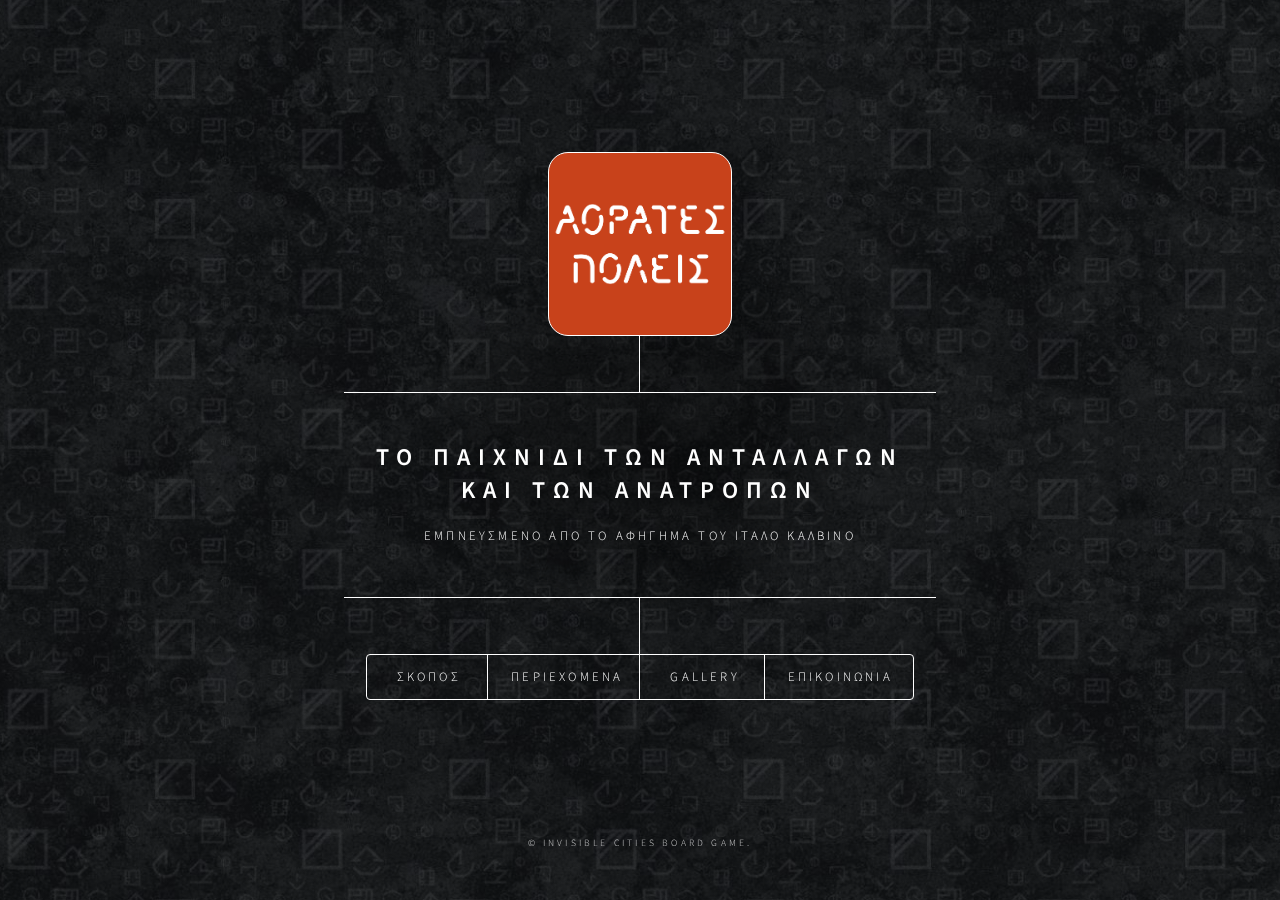
<file: index.html>
<!DOCTYPE HTML>
<!--
	Dimension by HTML5 UP
	html5up.net | @ajlkn
	Free for personal and commercial use under the CCA 3.0 license (html5up.net/license)
-->
<html>
	<head>
		<title>ΑΟΡΑΤΕΣ ΠΟΛΕΙΣ</title>
		<meta charset="utf-8" />
		<meta name="viewport" content="width=device-width, initial-scale=1, user-scalable=no" />
		<link rel="stylesheet" href="assets/css/main.css" />
		<noscript><link rel="stylesheet" href="assets/css/noscript.css" /></noscript>
	</head>
	<body class="is-preload">

		<!-- Wrapper -->
			<div id="wrapper">

				<!-- Header -->
					<header id="header">
						<div class="logo">
							<div class="icon"><img src="images/logo.png" alt="ΑΟΡΑΤΕΣ ΠΟΛΕΙΣ" /></div>
						</div>
						<div class="content">
							<div class="inner">
								<h2>ΤΟ ΠΑΙΧΝΙΔΙ ΤΩΝ ΑΝΤΑΛΛΑΓΩΝ <br>ΚΑΙ ΤΩΝ ΑΝΑΤΡΟΠΩΝ</h2>
								<p>ΕΜΠΝΕΥΣΜΕΝΟ 
									ΑΠΟ ΤΟ ΑΦΗΓΗΜΑ 
									ΤΟΥ ΙΤΑΛΟ ΚΑΛΒΙΝΟ</p>
							</div>
						</div>
						<nav>
							<ul>
								<li><a href="#intro">σκοπος</a></li>
								<li><a href="#work">περιεχομενα</a></li>
								<li><a href="./gallery.html">gallery</a></li>
								<li><a href="#contact">επικοινωνια</a></li>
								<!--<li><a href="#elements">Elements</a></li>-->
							</ul>
						</nav>
					</header>

				<!-- Main -->
					<div id="main">

						<!-- Intro -->
							<article id="intro">
								<h2 class="major">σκοπος του παιχνιδιου</h2>
								<span class="image main"><img src="images/pic01.png" alt="" /></span>
								<p>ΓΥΡΙΣΕ ΤΟ ΖΑΡΙ, ΠΡΟΣΕΧΕ ΝΑ ΜΗ ΜΠΛΕΞΕΙΣ, <br> 
									ΑΓΟΡΑΣΕ ΙΔΙΟΚΤΗΣΙΕΣ, ΑΛΛΑ ΜΗΝ ΕΠΑΝΑΠΑΥΕΣΑΙ... <br>
									ΓΙΑΤΙ ΟΛΑ ΜΠΟΡΕΙ ΝΑ ΑΛΛΑΞΟΥΝ ΣΤΗ ΣΤΙΓΜΗ!</p>
								<p>Στο παιχνίδι αυτό, πρέπει να μαζέψεις όσα περισσότερα χρήματα και ιδιοκτησίες μπορείς ή να καταφέρεις να φύγεις από τις ΑΟΡΑΤΕΣ ΠΟΛΕΙΣ!<br><br>
								Όλα αυτά μπορούν να συμβούν με αγοραπωλησίες, ανταλλαγές αλλά και από το τράβηγμα μιας απλής κάρτας.<br><br>
								Το ζάρι μπορεί να γυρίσει το παιχνίδι φέρνοντας τα πάνω κάτω.<br><br>
								Ποιος θα είναι αυτός που θα τα καταφέρει;</p>
							</article>

						<!-- Work -->
							<article id="work">
								<h2 class="major">ΤΙ ΥΠΑΡΧΕΙ ΣΤΟ ΠΑΙΧΝΙΔΙ</h2>
								<span class="image main"><img src="images/pic02.png" alt="" /></span>
								<p>Στο παιχνίδι μέσα θα βρείτε:<br><br>
									ΤΑΜΠΛΟ ΠΑΙΧΝΙΔΙΟΥ<br>
									ΔΕΙΚΤΗ/ΖΑΡΙ<br>
									19 ΚΑΡΤΕΣ ΕΝΤΟΛΩΝ<br>
									20 ΚΑΡΤΕΣ ΑΠΟΦΑΣΕΩΝ<br>
									12 ΚΑΡΤΕΣ ΙΔΙΟΚΤΗΣΙΩΝ<br>
									8 ΠΙΟΝΙΑ<br>
									ΝΟΜΙΣΜΑΤΑ ICU<br>
									ΟΔΗΓΙΕΣ ΠΑΙΧΝΙΔΙΟΥ<br>
									</p>
							</article>

						<!-- About -->
							<article id="about">
								<h2 class="major">About</h2>
								<span class="image main"><img src="images/pic03.jpg" alt="" /></span>
								<p>Lorem ipsum dolor sit amet, consectetur et adipiscing elit. Praesent eleifend dignissim arcu, at eleifend sapien imperdiet ac. Aliquam erat volutpat. Praesent urna nisi, fringila lorem et vehicula lacinia quam. Integer sollicitudin mauris nec lorem luctus ultrices. Aliquam libero et malesuada fames ac ante ipsum primis in faucibus. Cras viverra ligula sit amet ex mollis mattis lorem ipsum dolor sit amet.</p>
							</article>

						<!-- Contact -->
							<article id="contact">
								<h2 class="major">Επικοινωνηστε με εμας</h2>
								<form method="post" action="#">
									<div class="fields">
										<div class="field half">
											<label for="name">ονομα</label>
											<input type="text" name="name" id="name" />
										</div>
										<div class="field half">
											<label for="email">Email</label>
											<input type="text" name="email" id="email" />
										</div>
										<div class="field">
											<label for="message">μηνυμα</label>
											<textarea name="message" id="message" rows="4"></textarea>
										</div>
									</div>
									<ul class="actions">
										<li><input type="submit" value="αποστολη μηνυματος" class="primary" /></li>
										<li><input type="reset" value="καθαρισμος" /></li>
									</ul>
								</form>
								<ul class="icons">
									<li><a href="#" class="icon brands fa-twitter"><span class="label">Twitter</span></a></li>
									<li><a href="#" class="icon brands fa-facebook-f"><span class="label">Facebook</span></a></li>
									<li><a href="#" class="icon brands fa-instagram"><span class="label">Instagram</span></a></li>
									<!-- <li><a href="#" class="icon brands fa-github"><span class="label">GitHub</span></a></li> -->
								</ul>
							</article>

						<!-- Elements -->
							<article id="elements">
								<h2 class="major">Elements</h2>

								<section>
									<h3 class="major">Text</h3>
									<p>This is <b>bold</b> and this is <strong>strong</strong>. This is <i>italic</i> and this is <em>emphasized</em>.
									This is <sup>superscript</sup> text and this is <sub>subscript</sub> text.
									This is <u>underlined</u> and this is code: <code>for (;;) { ... }</code>. Finally, <a href="#">this is a link</a>.</p>
									<hr />
									<h2>Heading Level 2</h2>
									<h3>Heading Level 3</h3>
									<h4>Heading Level 4</h4>
									<h5>Heading Level 5</h5>
									<h6>Heading Level 6</h6>
									<hr />
									<h4>Blockquote</h4>
									<blockquote>Fringilla nisl. Donec accumsan interdum nisi, quis tincidunt felis sagittis eget tempus euismod. Vestibulum ante ipsum primis in faucibus vestibulum. Blandit adipiscing eu felis iaculis volutpat ac adipiscing accumsan faucibus. Vestibulum ante ipsum primis in faucibus lorem ipsum dolor sit amet nullam adipiscing eu felis.</blockquote>
									<h4>Preformatted</h4>
									<pre><code>i = 0;

while (!deck.isInOrder()) {
    print 'Iteration ' + i;
    deck.shuffle();
    i++;
}

print 'It took ' + i + ' iterations to sort the deck.';</code></pre>
								</section>

								<section>
									<h3 class="major">Lists</h3>

									<h4>Unordered</h4>
									<ul>
										<li>Dolor pulvinar etiam.</li>
										<li>Sagittis adipiscing.</li>
										<li>Felis enim feugiat.</li>
									</ul>

									<h4>Alternate</h4>
									<ul class="alt">
										<li>Dolor pulvinar etiam.</li>
										<li>Sagittis adipiscing.</li>
										<li>Felis enim feugiat.</li>
									</ul>

									<h4>Ordered</h4>
									<ol>
										<li>Dolor pulvinar etiam.</li>
										<li>Etiam vel felis viverra.</li>
										<li>Felis enim feugiat.</li>
										<li>Dolor pulvinar etiam.</li>
										<li>Etiam vel felis lorem.</li>
										<li>Felis enim et feugiat.</li>
									</ol>
									<h4>Icons</h4>
									<ul class="icons">
										<li><a href="#" class="icon brands fa-twitter"><span class="label">Twitter</span></a></li>
										<li><a href="#" class="icon brands fa-facebook-f"><span class="label">Facebook</span></a></li>
										<li><a href="#" class="icon brands fa-instagram"><span class="label">Instagram</span></a></li>
										<li><a href="#" class="icon brands fa-github"><span class="label">Github</span></a></li>
									</ul>

									<h4>Actions</h4>
									<ul class="actions">
										<li><a href="#" class="button primary">Default</a></li>
										<li><a href="#" class="button">Default</a></li>
									</ul>
									<ul class="actions stacked">
										<li><a href="#" class="button primary">Default</a></li>
										<li><a href="#" class="button">Default</a></li>
									</ul>
								</section>

								<section>
									<h3 class="major">Table</h3>
									<h4>Default</h4>
									<div class="table-wrapper">
										<table>
											<thead>
												<tr>
													<th>Name</th>
													<th>Description</th>
													<th>Price</th>
												</tr>
											</thead>
											<tbody>
												<tr>
													<td>Item One</td>
													<td>Ante turpis integer aliquet porttitor.</td>
													<td>29.99</td>
												</tr>
												<tr>
													<td>Item Two</td>
													<td>Vis ac commodo adipiscing arcu aliquet.</td>
													<td>19.99</td>
												</tr>
												<tr>
													<td>Item Three</td>
													<td> Morbi faucibus arcu accumsan lorem.</td>
													<td>29.99</td>
												</tr>
												<tr>
													<td>Item Four</td>
													<td>Vitae integer tempus condimentum.</td>
													<td>19.99</td>
												</tr>
												<tr>
													<td>Item Five</td>
													<td>Ante turpis integer aliquet porttitor.</td>
													<td>29.99</td>
												</tr>
											</tbody>
											<tfoot>
												<tr>
													<td colspan="2"></td>
													<td>100.00</td>
												</tr>
											</tfoot>
										</table>
									</div>

									<h4>Alternate</h4>
									<div class="table-wrapper">
										<table class="alt">
											<thead>
												<tr>
													<th>Name</th>
													<th>Description</th>
													<th>Price</th>
												</tr>
											</thead>
											<tbody>
												<tr>
													<td>Item One</td>
													<td>Ante turpis integer aliquet porttitor.</td>
													<td>29.99</td>
												</tr>
												<tr>
													<td>Item Two</td>
													<td>Vis ac commodo adipiscing arcu aliquet.</td>
													<td>19.99</td>
												</tr>
												<tr>
													<td>Item Three</td>
													<td> Morbi faucibus arcu accumsan lorem.</td>
													<td>29.99</td>
												</tr>
												<tr>
													<td>Item Four</td>
													<td>Vitae integer tempus condimentum.</td>
													<td>19.99</td>
												</tr>
												<tr>
													<td>Item Five</td>
													<td>Ante turpis integer aliquet porttitor.</td>
													<td>29.99</td>
												</tr>
											</tbody>
											<tfoot>
												<tr>
													<td colspan="2"></td>
													<td>100.00</td>
												</tr>
											</tfoot>
										</table>
									</div>
								</section>

								<section>
									<h3 class="major">Buttons</h3>
									<ul class="actions">
										<li><a href="#" class="button primary">Primary</a></li>
										<li><a href="#" class="button">Default</a></li>
									</ul>
									<ul class="actions">
										<li><a href="#" class="button">Default</a></li>
										<li><a href="#" class="button small">Small</a></li>
									</ul>
									<ul class="actions">
										<li><a href="#" class="button primary icon solid fa-download">Icon</a></li>
										<li><a href="#" class="button icon solid fa-download">Icon</a></li>
									</ul>
									<ul class="actions">
										<li><span class="button primary disabled">Disabled</span></li>
										<li><span class="button disabled">Disabled</span></li>
									</ul>
								</section>

								<section>
									<h3 class="major">Form</h3>
									<form method="post" action="#">
										<div class="fields">
											<div class="field half">
												<label for="demo-name">Name</label>
												<input type="text" name="demo-name" id="demo-name" value="" placeholder="Jane Doe" />
											</div>
											<div class="field half">
												<label for="demo-email">Email</label>
												<input type="email" name="demo-email" id="demo-email" value="" placeholder="jane@untitled.tld" />
											</div>
											<div class="field">
												<label for="demo-category">Category</label>
												<select name="demo-category" id="demo-category">
													<option value="">-</option>
													<option value="1">Manufacturing</option>
													<option value="1">Shipping</option>
													<option value="1">Administration</option>
													<option value="1">Human Resources</option>
												</select>
											</div>
											<div class="field half">
												<input type="radio" id="demo-priority-low" name="demo-priority" checked>
												<label for="demo-priority-low">Low</label>
											</div>
											<div class="field half">
												<input type="radio" id="demo-priority-high" name="demo-priority">
												<label for="demo-priority-high">High</label>
											</div>
											<div class="field half">
												<input type="checkbox" id="demo-copy" name="demo-copy">
												<label for="demo-copy">Email me a copy</label>
											</div>
											<div class="field half">
												<input type="checkbox" id="demo-human" name="demo-human" checked>
												<label for="demo-human">Not a robot</label>
											</div>
											<div class="field">
												<label for="demo-message">Message</label>
												<textarea name="demo-message" id="demo-message" placeholder="Enter your message" rows="6"></textarea>
											</div>
										</div>
										<ul class="actions">
											<li><input type="submit" value="Send Message" class="primary" /></li>
											<li><input type="reset" value="Reset" /></li>
										</ul>
									</form>
								</section>

							</article>

					</div>

				<!-- Footer -->
					<footer id="footer">
						<p class="copyright">&copy; Invisible Cities Board Game.</p>
					</footer>

			</div>

		<!-- BG -->
			<div id="bg"></div>

		<!-- Scripts -->
			<script src="assets/js/jquery.min.js"></script>
			<script src="assets/js/browser.min.js"></script>
			<script src="assets/js/breakpoints.min.js"></script>
			<script src="assets/js/util.js"></script>
			<script src="assets/js/main.js"></script>

	</body>
</html>
</file>
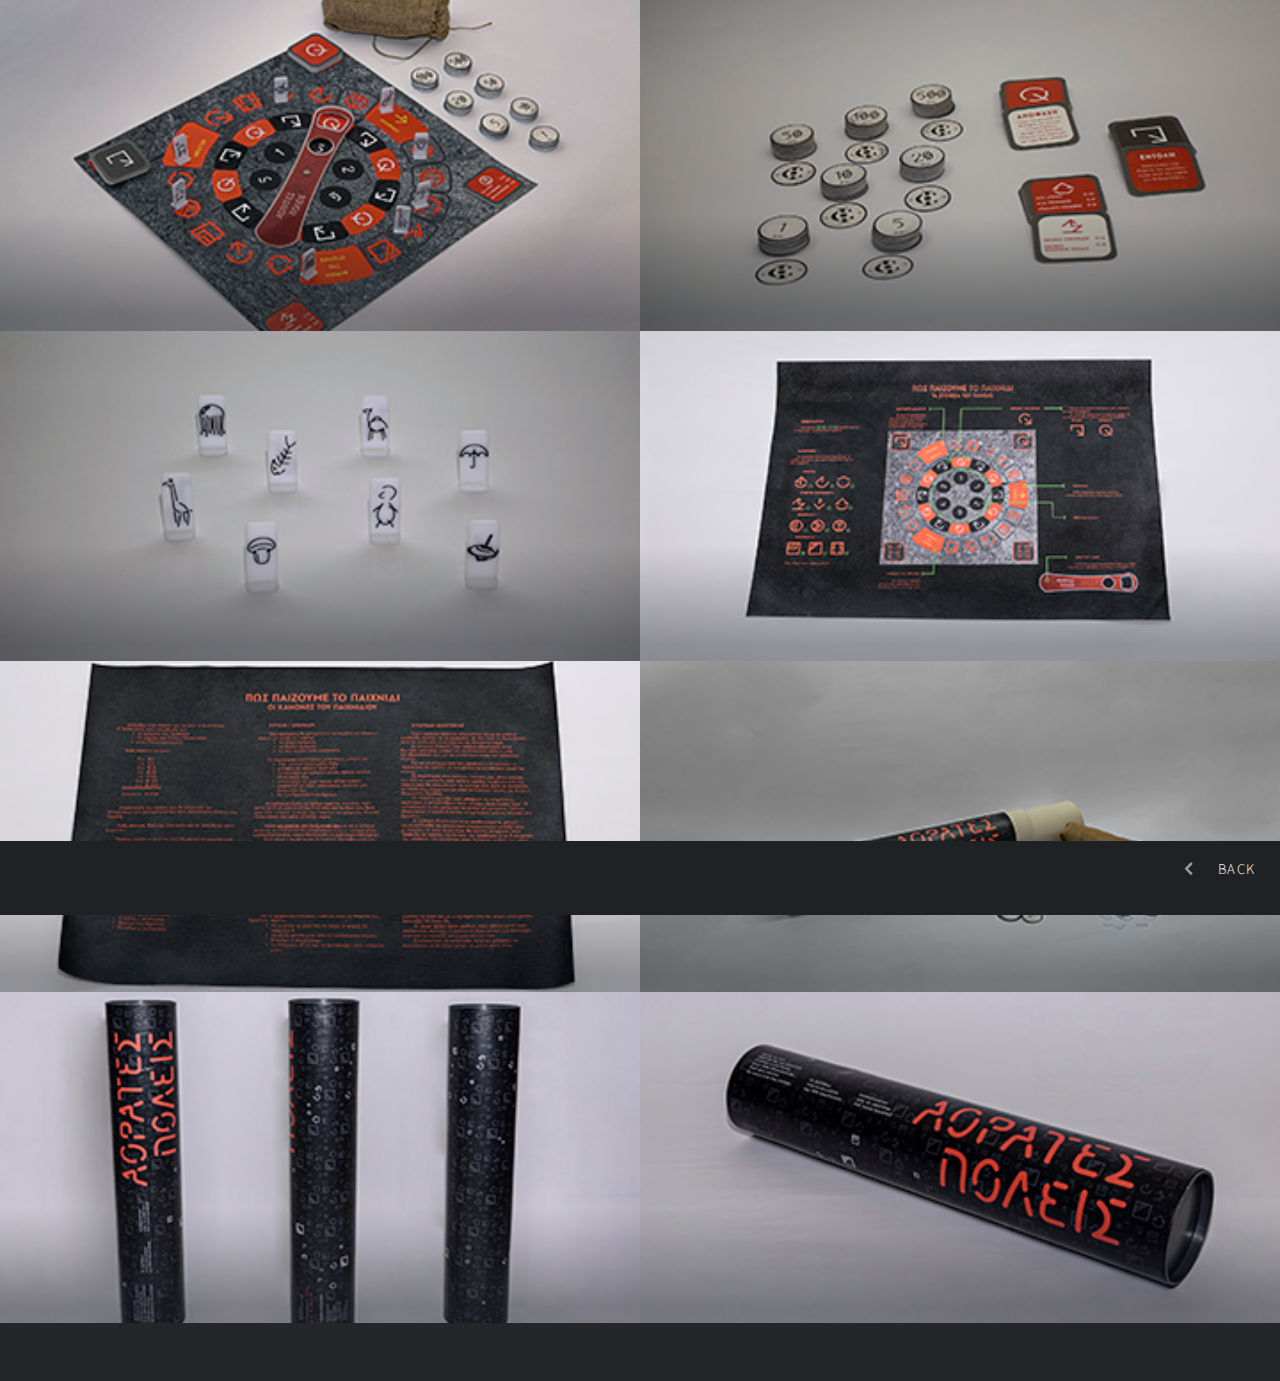
<file: gallery.html>
<!DOCTYPE HTML>
<!--
	Multiverse by HTML5 UP
	html5up.net | @ajlkn
	Free for personal and commercial use under the CCA 3.0 license (html5up.net/license)
-->
<html>
	<head>
		<title>ΑΟΡΑΤΕΣ ΠΟΛΕΙΣ</title>
		<meta charset="utf-8" />
		<meta name="viewport" content="width=device-width, initial-scale=1, user-scalable=no" />
		<link rel="stylesheet" href="assets/gcss/main.css" />
		<noscript><link rel="stylesheet" href="assets/gcss/noscript.css" /></noscript>
	</head>
	<body class="is-preload">

		<!-- Wrapper -->
			<div id="wrapper">

				<!-- Header -->
					<header id="header">
						<nav>
							<ul>
								<li><div class="icon solid fas fa-chevron-left"></div><a href="index.html" class="icon solid">back</a></li>
							</ul>
						</nav>
					</header>

				<!-- Main -->
					<div id="main">
						<article class="thumb">
							<a href="images/fulls/01.jpg" class="image"><img src="images/thumbs/01.jpg" alt="" /></a>
							<!-- <h2>Magna feugiat lorem</h2> -->
							<!-- <p>Nunc blandit nisi ligula magna sodales lectus elementum non. Integer id venenatis velit.</p> -->
						</article>
						<article class="thumb">
							<a href="images/fulls/02.jpg" class="image"><img src="images/thumbs/02.jpg" alt="" /></a>
							<!-- <h2>Nisl adipiscing</h2> -->
							<!-- <p>Nunc blandit nisi ligula magna sodales lectus elementum non. Integer id venenatis velit.</p> -->
						</article>
						<article class="thumb">
							<a href="images/fulls/03.jpg" class="image"><img src="images/thumbs/03.jpg" alt="" /></a>
							<!-- <h2>Tempus aliquam veroeros</h2> -->
							<!-- <p>Nunc blandit nisi ligula magna sodales lectus elementum non. Integer id venenatis velit.</p> -->
						</article>
						<article class="thumb">
							<a href="images/fulls/04.jpg" class="image"><img src="images/thumbs/04.jpg" alt="" /></a>
							<!-- <h2>Aliquam ipsum sed dolore</h2> -->
							<!-- <p>Nunc blandit nisi ligula magna sodales lectus elementum non. Integer id venenatis velit.</p> -->
						</article>
						<article class="thumb">
							<a href="images/fulls/05.jpg" class="image"><img src="images/thumbs/05.jpg" alt="" /></a>
							<!-- <h2>Cursis aliquam nisl</h2> -->
							<!-- <p>Nunc blandit nisi ligula magna sodales lectus elementum non. Integer id venenatis velit.</p> -->
						</article>
						<article class="thumb">
							<a href="images/fulls/06.jpg" class="image"><img src="images/thumbs/06.jpg" alt="" /></a>
							<!-- <h2>Sed consequat phasellus</h2> -->
							<!-- <p>Nunc blandit nisi ligula magna sodales lectus elementum non. Integer id venenatis velit.</p> -->
						</article>
						<article class="thumb">
							<a href="images/fulls/07.jpg" class="image"><img src="images/thumbs/07.jpg" alt="" /></a>
							<!-- <h2>Mauris id tellus arcu</h2> -->
							<!-- <p>Nunc blandit nisi ligula magna sodales lectus elementum non. Integer id venenatis velit.</p> -->
						</article>
						<article class="thumb">
							<a href="images/fulls/08.jpg" class="image"><img src="images/thumbs/08.jpg" alt="" /></a>
							<!-- <h2>Nunc vehicula id nulla</h2> -->
							<!-- <p>Nunc blandit nisi ligula magna sodales lectus elementum non. Integer id venenatis velit.</p> -->
						</article>
					</div>

				<!-- Footer -->
					<footer id="footer" class="panel">
						<div class="inner split">
							
						</div>
					</footer>

			</div>

		<!-- Scripts -->
			<script src="assets/gjs/jquery.min.js"></script>
			<script src="assets/gjs/jquery.poptrox.min.js"></script>
			<script src="assets/gjs/browser.min.js"></script>
			<script src="assets/gjs/breakpoints.min.js"></script>
			<script src="assets/gjs/util.js"></script>
			<script src="assets/gjs/main.js"></script>

	</body>
</html>
</file>
<file: assets/css/noscript.css>
/*
	Dimension by HTML5 UP
	html5up.net | @ajlkn
	Free for personal and commercial use under the CCA 3.0 license (html5up.net/license)
*/

/* BG */

	body.is-preload #bg:before {
		background-color: transparent;
	}

/* Header */

	body.is-preload #header {
		-moz-filter: none;
		-webkit-filter: none;
		-ms-filter: none;
		filter: none;
	}

		body.is-preload #header > * {
			opacity: 1;
		}

		body.is-preload #header .content .inner {
			max-height: none;
			padding: 3rem 2rem;
			opacity: 1;
		}

/* Main */

	#main article {
		opacity: 1;
		margin: 4rem 0 0 0;
	}
</file>
<file: assets/gcss/noscript.css>
/*
	Multiverse by HTML5 UP
	html5up.net | @ajlkn
	Free for personal and commercial use under the CCA 3.0 license (html5up.net/license)
*/

/* Wrapper */

	body.is-preload #wrapper:before {
		display: none;
	}

/* Main */

	body.is-preload #main .thumb {
		pointer-events: auto;
		opacity: 1;
	}

/* Header */

	body.is-preload #header {
		-moz-transform: none;
		-webkit-transform: none;
		-ms-transform: none;
		transform: none;
	}
</file>
<file: assets/css/main.css>
@import url(fontawesome-all.min.css);
@import url("https://fonts.googleapis.com/css?family=Source+Sans+Pro:300italic,600italic,300,600");

/*
	Dimension by HTML5 UP
	html5up.net | @ajlkn
	Free for personal and commercial use under the CCA 3.0 license (html5up.net/license)
*/

html, body, div, span, applet, object,
iframe, h1, h2, h3, h4, h5, h6, p, blockquote,
pre, a, abbr, acronym, address, big, cite,
code, del, dfn, em, img, ins, kbd, q, s, samp,
small, strike, strong, sub, sup, tt, var, b,
u, i, center, dl, dt, dd, ol, ul, li, fieldset,
form, label, legend, table, caption, tbody,
tfoot, thead, tr, th, td, article, aside,
canvas, details, embed, figure, figcaption,
footer, header, hgroup, menu, nav, output, ruby,
section, summary, time, mark, audio, video {
	margin: 0;
	padding: 0;
	border: 0;
	font-size: 100%;
	font: inherit;
	vertical-align: baseline;}

article, aside, details, figcaption, figure,
footer, header, hgroup, menu, nav, section {
	display: block;}

body {
	line-height: 1;
}

ol, ul {
	list-style: none;
}

blockquote, q {
	quotes: none;
}

	blockquote:before, blockquote:after, q:before, q:after {
		content: '';
		content: none;
	}

table {
	border-collapse: collapse;
	border-spacing: 0;
}

body {
	-webkit-text-size-adjust: none;
}

mark {
	background-color: transparent;
	color: inherit;
}

input::-moz-focus-inner {
	border: 0;
	padding: 0;
}

input, select, textarea {
	-moz-appearance: none;
	-webkit-appearance: none;
	-ms-appearance: none;
	appearance: none;
}

/* Basic */

	@-ms-viewport {
		width: device-width;
	}

	@media screen and (max-width: 480px) {

		html, body {
			min-width: 320px;
		}

	}

	html {
		box-sizing: border-box;
	}

	*, *:before, *:after {
		box-sizing: inherit;
	}

	body {
		background: #1b1f22;
	}

		body.is-preload *, body.is-preload *:before, body.is-preload *:after {
			-moz-animation: none !important;
			-webkit-animation: none !important;
			-ms-animation: none !important;
			animation: none !important;
			-moz-transition: none !important;
			-webkit-transition: none !important;
			-ms-transition: none !important;
			transition: none !important;
		}

/* Type */

	html {
		font-size: 16pt;
	}

		@media screen and (max-width: 1680px) {

			html {
				font-size: 12pt;
			}

		}

		@media screen and (max-width: 736px) {

			html {
				font-size: 11pt;
			}

		}

		@media screen and (max-width: 360px) {

			html {
				font-size: 10pt;
			}

		}

	body, input, select, textarea {
		color: #ffffff;
		font-family: "Source Sans Pro", sans-serif;
		font-weight: 300;
		font-size: 1rem;
		line-height: 1.65;
	}

	a {
		-moz-transition: color 0.2s ease-in-out, background-color 0.2s ease-in-out, border-bottom-color 0.2s ease-in-out;
		-webkit-transition: color 0.2s ease-in-out, background-color 0.2s ease-in-out, border-bottom-color 0.2s ease-in-out;
		-ms-transition: color 0.2s ease-in-out, background-color 0.2s ease-in-out, border-bottom-color 0.2s ease-in-out;
		transition: color 0.2s ease-in-out, background-color 0.2s ease-in-out, border-bottom-color 0.2s ease-in-out;
		border-bottom: dotted 1px rgba(255, 255, 255, 0.5);
		text-decoration: none;
		color: inherit;
	}

		a:hover {
			border-bottom-color: transparent;
		}

	strong, b {
		color: #ffffff;
		font-weight: 600;
	}

	em, i {
		font-style: italic;
	}

	p {
		margin: 0 0 2rem 0;
	}

	h1, h2, h3, h4, h5, h6 {
		color: #ffffff;
		font-weight: 600;
		line-height: 1.5;
		margin: 0 0 1rem 0;
		text-transform: uppercase;
		letter-spacing: 0.2rem;
	}

		h1 a, h2 a, h3 a, h4 a, h5 a, h6 a {
			color: inherit;
			text-decoration: none;
		}

		h1.major, h2.major, h3.major, h4.major, h5.major, h6.major {
			border-bottom: solid 1px #ffffff;
			width: -moz-max-content;
			width: -webkit-max-content;
			width: -ms-max-content;
			width: max-content;
			padding-bottom: 0.5rem;
			margin: 0 0 2rem 0;
		}

	h1 {
		font-size: 1.75rem;
		line-height: 1.3;
		letter-spacing: 0.5rem;
	}

	h2 {
		font-size: 1.5rem;
		line-height: 1.4;
		letter-spacing: 0.5rem;
	}

	h3 {
		font-size: 1rem;
	}

	h4 {
		font-size: 0.8rem;
	}

	h5 {
		font-size: 0.7rem;
	}

	h6 {
		font-size: 0.6rem;
	}

	@media screen and (max-width: 736px) {

		h1 {
			font-size: 1.75rem;
			line-height: 1.4;
		}

		h2 {
			font-size: 1.25em;
			line-height: 1.5;
		}

	}

	sub {
		font-size: 0.8rem;
		position: relative;
		top: 0.5rem;
	}

	sup {
		font-size: 0.8rem;
		position: relative;
		top: -0.5rem;
	}

	blockquote {
		border-left: solid 4px #ffffff;
		font-style: italic;
		margin: 0 0 2rem 0;
		padding: 0.5rem 0 0.5rem 2rem;
	}

	code {
		background: rgba(255, 255, 255, 0.075);
		border-radius: 4px;
		font-family: "Courier New", monospace;
		font-size: 0.9rem;
		margin: 0 0.25rem;
		padding: 0.25rem 0.65rem;
	}

	pre {
		-webkit-overflow-scrolling: touch;
		font-family: "Courier New", monospace;
		font-size: 0.9rem;
		margin: 0 0 2rem 0;
	}

		pre code {
			display: block;
			line-height: 1.75;
			padding: 1rem 1.5rem;
			overflow-x: auto;
		}

	hr {
		border: 0;
		border-bottom: solid 1px #ffffff;
		margin: 2.75rem 0;
	}

	.align-left {
		text-align: left;
	}

	.align-center {
		text-align: center;
	}

	.align-right {
		text-align: right;
	}

/* Form */

	form {
		margin: 0 0 2rem 0;
	}

		form > :last-child {
			margin-bottom: 0;
		}

		form > .fields {
			display: -moz-flex;
			display: -webkit-flex;
			display: -ms-flex;
			display: flex;
			-moz-flex-wrap: wrap;
			-webkit-flex-wrap: wrap;
			-ms-flex-wrap: wrap;
			flex-wrap: wrap;
			width: calc(100% + 3rem);
			margin: -1.5rem 0 2rem -1.5rem;
		}

			form > .fields > .field {
				-moz-flex-grow: 0;
				-webkit-flex-grow: 0;
				-ms-flex-grow: 0;
				flex-grow: 0;
				-moz-flex-shrink: 0;
				-webkit-flex-shrink: 0;
				-ms-flex-shrink: 0;
				flex-shrink: 0;
				padding: 1.5rem 0 0 1.5rem;
				width: calc(100% - 1.5rem);
			}

				form > .fields > .field.half {
					width: calc(50% - 0.75rem);
				}

				form > .fields > .field.third {
					width: calc(100%/3 - 0.5rem);
				}

				form > .fields > .field.quarter {
					width: calc(25% - 0.375rem);
				}

		@media screen and (max-width: 480px) {

			form > .fields {
				width: calc(100% + 3rem);
				margin: -1.5rem 0 2rem -1.5rem;
			}

				form > .fields > .field {
					padding: 1.5rem 0 0 1.5rem;
					width: calc(100% - 1.5rem);
				}

					form > .fields > .field.half {
						width: calc(100% - 1.5rem);
					}

					form > .fields > .field.third {
						width: calc(100% - 1.5rem);
					}

					form > .fields > .field.quarter {
						width: calc(100% - 1.5rem);
					}

		}

	label {
		color: #ffffff;
		display: block;
		font-size: 0.8rem;
		font-weight: 300;
		letter-spacing: 0.2rem;
		line-height: 1.5;
		margin: 0 0 1rem 0;
		text-transform: uppercase;
	}

	input[type="text"],
	input[type="password"],
	input[type="email"],
	input[type="tel"],
	select,
	textarea {
		-moz-appearance: none;
		-webkit-appearance: none;
		-ms-appearance: none;
		appearance: none;
		-moz-transition: border-color 0.2s ease-in-out, box-shadow 0.2s ease-in-out, background-color 0.2s ease-in-out;
		-webkit-transition: border-color 0.2s ease-in-out, box-shadow 0.2s ease-in-out, background-color 0.2s ease-in-out;
		-ms-transition: border-color 0.2s ease-in-out, box-shadow 0.2s ease-in-out, background-color 0.2s ease-in-out;
		transition: border-color 0.2s ease-in-out, box-shadow 0.2s ease-in-out, background-color 0.2s ease-in-out;
		background-color: transparent;
		border-radius: 4px;
		border: solid 1px #ffffff;
		color: inherit;
		display: block;
		outline: 0;
		padding: 0 1rem;
		text-decoration: none;
		width: 100%;
	}

		input[type="text"]:invalid,
		input[type="password"]:invalid,
		input[type="email"]:invalid,
		input[type="tel"]:invalid,
		select:invalid,
		textarea:invalid {
			box-shadow: none;
		}

		input[type="text"]:focus,
		input[type="password"]:focus,
		input[type="email"]:focus,
		input[type="tel"]:focus,
		select:focus,
		textarea:focus {
			background: rgba(255, 255, 255, 0.075);
			border-color: #ffffff;
			box-shadow: 0 0 0 1px #ffffff;
		}

	select {
		background-image: url("data:image/svg+xml;charset=utf8,%3Csvg xmlns='http://www.w3.org/2000/svg' width='40' height='40' preserveAspectRatio='none' viewBox='0 0 40 40'%3E%3Cpath d='M9.4,12.3l10.4,10.4l10.4-10.4c0.2-0.2,0.5-0.4,0.9-0.4c0.3,0,0.6,0.1,0.9,0.4l3.3,3.3c0.2,0.2,0.4,0.5,0.4,0.9 c0,0.4-0.1,0.6-0.4,0.9L20.7,31.9c-0.2,0.2-0.5,0.4-0.9,0.4c-0.3,0-0.6-0.1-0.9-0.4L4.3,17.3c-0.2-0.2-0.4-0.5-0.4-0.9 c0-0.4,0.1-0.6,0.4-0.9l3.3-3.3c0.2-0.2,0.5-0.4,0.9-0.4S9.1,12.1,9.4,12.3z' fill='%23ffffff' /%3E%3C/svg%3E");
		background-size: 1.25rem;
		background-repeat: no-repeat;
		background-position: calc(100% - 1rem) center;
		height: 2.75rem;
		padding-right: 2.75rem;
		text-overflow: ellipsis;
	}

		select option {
			color: #ffffff;
			background: #1b1f22;
		}

		select:focus::-ms-value {
			background-color: transparent;
		}

		select::-ms-expand {
			display: none;
		}

	input[type="text"],
	input[type="password"],
	input[type="email"],
	select {
		height: 2.75rem;
	}

	textarea {
		padding: 0.75rem 1rem;
	}

	input[type="checkbox"],
	input[type="radio"] {
		-moz-appearance: none;
		-webkit-appearance: none;
		-ms-appearance: none;
		appearance: none;
		display: block;
		float: left;
		margin-right: -2rem;
		opacity: 0;
		width: 1rem;
		z-index: -1;
	}

		input[type="checkbox"] + label,
		input[type="radio"] + label {
			text-decoration: none;
			-moz-user-select: none;
			-webkit-user-select: none;
			-ms-user-select: none;
			user-select: none;
			color: #ffffff;
			cursor: pointer;
			display: inline-block;
			font-size: 0.8rem;
			font-weight: 300;
			margin: 0 0 0.5rem 0;
			padding-left: 2.65rem;
			padding-right: 0.75rem;
			position: relative;
		}

			input[type="checkbox"] + label:before,
			input[type="radio"] + label:before {
				-moz-osx-font-smoothing: grayscale;
				-webkit-font-smoothing: antialiased;
				display: inline-block;
				font-style: normal;
				font-variant: normal;
				text-rendering: auto;
				line-height: 1;
				text-transform: none !important;
				font-family: 'Font Awesome 5 Free';
				font-weight: 900;
			}

			input[type="checkbox"] + label:before,
			input[type="radio"] + label:before {
				-moz-transition: border-color 0.2s ease-in-out, box-shadow 0.2s ease-in-out, background-color 0.2s ease-in-out;
				-webkit-transition: border-color 0.2s ease-in-out, box-shadow 0.2s ease-in-out, background-color 0.2s ease-in-out;
				-ms-transition: border-color 0.2s ease-in-out, box-shadow 0.2s ease-in-out, background-color 0.2s ease-in-out;
				transition: border-color 0.2s ease-in-out, box-shadow 0.2s ease-in-out, background-color 0.2s ease-in-out;
				border-radius: 4px;
				border: solid 1px #ffffff;
				content: '';
				display: inline-block;
				height: 1.65rem;
				left: 0;
				line-height: 1.65rem;
				position: absolute;
				text-align: center;
				top: -0.15rem;
				width: 1.65rem;
			}

		input[type="checkbox"]:checked + label:before,
		input[type="radio"]:checked + label:before {
			background: #ffffff !important;
			border-color: #ffffff !important;
			color: #1b1f22;
			content: '\f00c';
		}

		input[type="checkbox"]:focus + label:before,
		input[type="radio"]:focus + label:before {
			background: rgba(255, 255, 255, 0.075);
			border-color: #ffffff;
			box-shadow: 0 0 0 1px #ffffff;
		}

	input[type="checkbox"] + label:before {
		border-radius: 4px;
	}

	input[type="radio"] + label:before {
		border-radius: 100%;
	}

	::-webkit-input-placeholder {
		color: rgba(255, 255, 255, 0.5) !important;
		opacity: 1.0;
	}

	:-moz-placeholder {
		color: rgba(255, 255, 255, 0.5) !important;
		opacity: 1.0;
	}

	::-moz-placeholder {
		color: rgba(255, 255, 255, 0.5) !important;
		opacity: 1.0;
	}

	:-ms-input-placeholder {
		color: rgba(255, 255, 255, 0.5) !important;
		opacity: 1.0;
	}

	.formerize-placeholder {
		color: rgba(255, 255, 255, 0.5) !important;
		opacity: 1.0;
	}

/* Box */

	.box {
		border-radius: 4px;
		border: solid 1px #ffffff;
		margin-bottom: 2rem;
		padding: 1.5em;
	}

		.box > :last-child,
		.box > :last-child > :last-child,
		.box > :last-child > :last-child > :last-child {
			margin-bottom: 0;
		}

		.box.alt {
			border-radius: 20px;
			border: 0;
			/* border-radius: 0; */
			padding: 0;
		}

/* Icon */

	.icon {
		text-decoration: none;
		border-bottom: none;
		position: relative;
	}

		.icon:before {
			-moz-osx-font-smoothing: grayscale;
			-webkit-font-smoothing: antialiased;
			display: inline-block;
			font-style: normal;
			font-variant: normal;
			text-rendering: auto;
			line-height: 1;
			text-transform: none !important;
			font-family: 'Font Awesome 5 Free';
			font-weight: 400;
		}

		.icon > .label {
			display: none;
		}

		.icon:before {
			line-height: inherit;
		}

		.icon.solid:before {
			font-weight: 900;
		}

		.icon.brands:before {
			font-family: 'Font Awesome 5 Brands';
		}

/* Image */

	.image {
		border-radius: 4px;
		border: 0;
		display: inline-block;
		position: relative;
	}

		.image:before {
			pointer-events: none;
			background-image: url("../../images/overlay.png");
			background-color: rgba(19, 21, 25, 0.5);
			border-radius: 4px;
			content: '';
			display: block;
			height: 100%;
			left: 0;
			opacity: 0.5;
			position: absolute;
			top: 0;
			width: 100%;
		}

		.image img {
			border-radius: 4px;
			display: block;
		}

		.image.left, .image.right {
			max-width: 40%;
		}

			.image.left img, .image.right img {
				width: 100%;
			}

		.image.left {
			float: left;
			padding: 0 1.5em 1em 0;
			top: 0.25em;
		}

		.image.right {
			float: right;
			padding: 0 0 1em 1.5em;
			top: 0.25em;
		}

		.image.fit {
			display: block;
			margin: 0 0 2rem 0;
			width: 100%;
		}

			.image.fit img {
				width: 100%;
			}

		.image.main {
			display: block;
			margin: 2.5rem 0;
			width: 100%;
		}

			.image.main img {
				width: 100%;
			}

		@media screen and (max-width: 736px) {

			.image.main {
				margin: 2rem 0;
			}

		}

		@media screen and (max-width: 480px) {

			.image.main {
				margin: 1.5rem 0;
			}

		}

/* List */

	ol {
		list-style: decimal;
		margin: 0 0 2rem 0;
		padding-left: 1.25em;
	}

		ol li {
			padding-left: 0.25em;
		}

	ul {
		list-style: disc;
		margin: 0 0 2rem 0;
		padding-left: 1em;
	}

		ul li {
			padding-left: 0.5em;
		}

		ul.alt {
			list-style: none;
			padding-left: 0;
		}

			ul.alt li {
				border-top: solid 1px #ffffff;
				padding: 0.5em 0;
			}

				ul.alt li:first-child {
					border-top: 0;
					padding-top: 0;
				}

	dl {
		margin: 0 0 2rem 0;
	}

		dl dt {
			display: block;
			font-weight: 600;
			margin: 0 0 1rem 0;
		}

		dl dd {
			margin-left: 2rem;
		}

/* Actions */

	ul.actions {
		display: -moz-flex;
		display: -webkit-flex;
		display: -ms-flex;
		display: flex;
		cursor: default;
		list-style: none;
		margin-left: -1rem;
		padding-left: 0;
	}

		ul.actions li {
			padding: 0 0 0 1rem;
			vertical-align: middle;
		}

		ul.actions.special {
			-moz-justify-content: center;
			-webkit-justify-content: center;
			-ms-justify-content: center;
			justify-content: center;
			width: 100%;
			margin-left: 0;
		}

			ul.actions.special li:first-child {
				padding-left: 0;
			}

		ul.actions.stacked {
			-moz-flex-direction: column;
			-webkit-flex-direction: column;
			-ms-flex-direction: column;
			flex-direction: column;
			margin-left: 0;
		}

			ul.actions.stacked li {
				padding: 1.3rem 0 0 0;
			}

				ul.actions.stacked li:first-child {
					padding-top: 0;
				}

		ul.actions.fit {
			width: calc(100% + 1rem);
		}

			ul.actions.fit li {
				-moz-flex-grow: 1;
				-webkit-flex-grow: 1;
				-ms-flex-grow: 1;
				flex-grow: 1;
				-moz-flex-shrink: 1;
				-webkit-flex-shrink: 1;
				-ms-flex-shrink: 1;
				flex-shrink: 1;
				width: 100%;
			}

				ul.actions.fit li > * {
					width: 100%;
				}

			ul.actions.fit.stacked {
				width: 100%;
			}

		@media screen and (max-width: 480px) {

			ul.actions:not(.fixed) {
				-moz-flex-direction: column;
				-webkit-flex-direction: column;
				-ms-flex-direction: column;
				flex-direction: column;
				margin-left: 0;
				width: 100% !important;
			}

				ul.actions:not(.fixed) li {
					-moz-flex-grow: 1;
					-webkit-flex-grow: 1;
					-ms-flex-grow: 1;
					flex-grow: 1;
					-moz-flex-shrink: 1;
					-webkit-flex-shrink: 1;
					-ms-flex-shrink: 1;
					flex-shrink: 1;
					padding: 1rem 0 0 0;
					text-align: center;
					width: 100%;
				}

					ul.actions:not(.fixed) li > * {
						width: 100%;
					}

					ul.actions:not(.fixed) li:first-child {
						padding-top: 0;
					}

					ul.actions:not(.fixed) li input[type="submit"],
					ul.actions:not(.fixed) li input[type="reset"],
					ul.actions:not(.fixed) li input[type="button"],
					ul.actions:not(.fixed) li button,
					ul.actions:not(.fixed) li .button {
						width: 100%;
					}

						ul.actions:not(.fixed) li input[type="submit"].icon:before,
						ul.actions:not(.fixed) li input[type="reset"].icon:before,
						ul.actions:not(.fixed) li input[type="button"].icon:before,
						ul.actions:not(.fixed) li button.icon:before,
						ul.actions:not(.fixed) li .button.icon:before {
							margin-left: -0.5em;
						}

		}

/* Icons */

	ul.icons {
		cursor: default;
		list-style: none;
		padding-left: 0;
	}

		ul.icons li {
			display: inline-block;
			padding: 0 0.75em 0 0;
		}

			ul.icons li:last-child {
				padding-right: 0;
			}

			ul.icons li a {
				border-radius: 100%;
				box-shadow: inset 0 0 0 1px #ffffff;
				display: inline-block;
				height: 2.25rem;
				line-height: 2.25rem;
				text-align: center;
				width: 2.25rem;
			}

				ul.icons li a:hover {
					background-color: rgba(255, 255, 255, 0.075);
				}

				ul.icons li a:active {
					background-color: rgba(255, 255, 255, 0.175);
				}

/* Table */

	.table-wrapper {
		-webkit-overflow-scrolling: touch;
		overflow-x: auto;
	}

	table {
		margin: 0 0 2rem 0;
		width: 100%;
	}

		table tbody tr {
			border: solid 1px #ffffff;
			border-left: 0;
			border-right: 0;
		}

			table tbody tr:nth-child(2n + 1) {
				background-color: rgba(255, 255, 255, 0.075);
			}

		table td {
			padding: 0.75em 0.75em;
		}

		table th {
			color: #ffffff;
			font-size: 0.9em;
			font-weight: 600;
			padding: 0 0.75em 0.75em 0.75em;
			text-align: left;
		}

		table thead {
			border-bottom: solid 2px #ffffff;
		}

		table tfoot {
			border-top: solid 2px #ffffff;
		}

		table.alt {
			border-collapse: separate;
		}

			table.alt tbody tr td {
				border: solid 1px #ffffff;
				border-left-width: 0;
				border-top-width: 0;
			}

				table.alt tbody tr td:first-child {
					border-left-width: 1px;
				}

			table.alt tbody tr:first-child td {
				border-top-width: 1px;
			}

			table.alt thead {
				border-bottom: 0;
			}

			table.alt tfoot {
				border-top: 0;
			}

/* Button */

	input[type="submit"],
	input[type="reset"],
	input[type="button"],
	button,
	.button {
		-moz-appearance: none;
		-webkit-appearance: none;
		-ms-appearance: none;
		appearance: none;
		-moz-transition: background-color 0.2s ease-in-out, color 0.2s ease-in-out;
		-webkit-transition: background-color 0.2s ease-in-out, color 0.2s ease-in-out;
		-ms-transition: background-color 0.2s ease-in-out, color 0.2s ease-in-out;
		transition: background-color 0.2s ease-in-out, color 0.2s ease-in-out;
		background-color: transparent;
		border-radius: 4px;
		border: 0;
		box-shadow: inset 0 0 0 1px #ffffff;
		color: #ffffff !important;
		cursor: pointer;
		display: inline-block;
		font-size: 0.8rem;
		font-weight: 300;
		height: 2.75rem;
		letter-spacing: 0.2rem;
		line-height: 2.75rem;
		outline: 0;
		padding: 0 1.25rem 0 1.35rem;
		text-align: center;
		text-decoration: none;
		text-transform: uppercase;
		white-space: nowrap;
	}

		input[type="submit"]:hover,
		input[type="reset"]:hover,
		input[type="button"]:hover,
		button:hover,
		.button:hover {
			background-color: rgba(255, 255, 255, 0.075);
		}

		input[type="submit"]:active,
		input[type="reset"]:active,
		input[type="button"]:active,
		button:active,
		.button:active {
			background-color: rgba(255, 255, 255, 0.175);
		}

		input[type="submit"].icon:before,
		input[type="reset"].icon:before,
		input[type="button"].icon:before,
		button.icon:before,
		.button.icon:before {
			margin-right: 0.5em;
		}

		input[type="submit"].fit,
		input[type="reset"].fit,
		input[type="button"].fit,
		button.fit,
		.button.fit {
			width: 100%;
		}

		input[type="submit"].small,
		input[type="reset"].small,
		input[type="button"].small,
		button.small,
		.button.small {
			font-size: 0.6rem;
			height: 2.0625rem;
			line-height: 2.0625rem;
		}

		input[type="submit"].primary,
		input[type="reset"].primary,
		input[type="button"].primary,
		button.primary,
		.button.primary {
			background-color: #ffffff;
			color: #1b1f22 !important;
			font-weight: 600;
		}

		input[type="submit"].disabled, input[type="submit"]:disabled,
		input[type="reset"].disabled,
		input[type="reset"]:disabled,
		input[type="button"].disabled,
		input[type="button"]:disabled,
		button.disabled,
		button:disabled,
		.button.disabled,
		.button:disabled {
			pointer-events: none;
			cursor: default;
			opacity: 0.25;
		}

	input[type="submit"],
	input[type="reset"],
	input[type="button"],
	button {
		line-height: calc(2.75rem - 2px);
	}

/* BG */

	#bg {
		-moz-transform: scale(1.0);
		-webkit-transform: scale(1.0);
		-ms-transform: scale(1.0);
		transform: scale(1.0);
		-webkit-backface-visibility: hidden;
		position: fixed;
		top: 0;
		left: 0;
		width: 100%;
		height: 100vh;
		z-index: 1;
	}

		#bg:before, #bg:after {
			content: '';
			display: block;
			position: absolute;
			top: 0;
			left: 0;
			width: 100%;
			height: 100%;
		}

		#bg:before {
			-moz-transition: background-color 2.5s ease-in-out;
			-webkit-transition: background-color 2.5s ease-in-out;
			-ms-transition: background-color 2.5s ease-in-out;
			transition: background-color 2.5s ease-in-out;
			-moz-transition-delay: 0.75s;
			-webkit-transition-delay: 0.75s;
			-ms-transition-delay: 0.75s;
			transition-delay: 0.75s;
			background-image: linear-gradient(to top, rgba(19, 21, 25, 0.5), rgba(19, 21, 25, 0.5)), url("../../images/overlay.png");
			background-size: auto,
 256px 256px;
			background-position: center,
 center;
			background-repeat: no-repeat,
 repeat;
			z-index: 2;
		}

		#bg:after {
			-moz-transform: scale(1.125);
			-webkit-transform: scale(1.125);
			-ms-transform: scale(1.125);
			transform: scale(1.125);
			-moz-transition: -moz-transform 0.325s ease-in-out, -moz-filter 0.325s ease-in-out;
			-webkit-transition: -webkit-transform 0.325s ease-in-out, -webkit-filter 0.325s ease-in-out;
			-ms-transition: -ms-transform 0.325s ease-in-out, -ms-filter 0.325s ease-in-out;
			transition: transform 0.325s ease-in-out, filter 0.325s ease-in-out;
			background-image: url("../../images/bg.jpg");
			background-position: center;
			background-size: cover;
			background-repeat: no-repeat;
			z-index: 1;
		}

		body.is-article-visible #bg:after {
			-moz-transform: scale(1.0825);
			-webkit-transform: scale(1.0825);
			-ms-transform: scale(1.0825);
			transform: scale(1.0825);
			-moz-filter: blur(0.2rem);
			-webkit-filter: blur(0.2rem);
			-ms-filter: blur(0.2rem);
			filter: blur(0.2rem);
		}

		body.is-preload #bg:before {
			background-color: #000000;
		}

/* Wrapper */

	#wrapper {
		display: -moz-flex;
		display: -webkit-flex;
		display: -ms-flex;
		display: flex;
		-moz-flex-direction: column;
		-webkit-flex-direction: column;
		-ms-flex-direction: column;
		flex-direction: column;
		-moz-align-items: center;
		-webkit-align-items: center;
		-ms-align-items: center;
		align-items: center;
		-moz-justify-content: space-between;
		-webkit-justify-content: space-between;
		-ms-justify-content: space-between;
		justify-content: space-between;
		position: relative;
		min-height: 100vh;
		width: 100%;
		padding: 2rem 2rem;
		z-index: 3;
	}

		#wrapper:before {
			content: '';
			display: block;
		}
		

		@media screen and (max-width: 1680px) {

			#wrapper {
				padding: 3rem 2rem;
			}
			#header .logo .icon img{
				max-width: 182px;
			}

		}

		@media screen and (max-width: 736px) {

			#wrapper {
				padding: 2rem 1rem;
			}

		}

		@media screen and (max-width: 480px) {

			#wrapper {
				padding: 1rem;
			}

		}

/* Header */

	#header {
		display: -moz-flex;
		display: -webkit-flex;
		display: -ms-flex;
		display: flex;
		-moz-flex-direction: column;
		-webkit-flex-direction: column;
		-ms-flex-direction: column;
		flex-direction: column;
		-moz-align-items: center;
		-webkit-align-items: center;
		-ms-align-items: center;
		align-items: center;
		-moz-transition: -moz-transform 0.325s ease-in-out, -moz-filter 0.325s ease-in-out, opacity 0.325s ease-in-out;
		-webkit-transition: -webkit-transform 0.325s ease-in-out, -webkit-filter 0.325s ease-in-out, opacity 0.325s ease-in-out;
		-ms-transition: -ms-transform 0.325s ease-in-out, -ms-filter 0.325s ease-in-out, opacity 0.325s ease-in-out;
		transition: transform 0.325s ease-in-out, filter 0.325s ease-in-out, opacity 0.325s ease-in-out;
		background-image: -moz-radial-gradient(rgba(0, 0, 0, 0.25) 25%, rgba(0, 0, 0, 0) 55%);
		background-image: -webkit-radial-gradient(rgba(0, 0, 0, 0.25) 25%, rgba(0, 0, 0, 0) 55%);
		background-image: -ms-radial-gradient(rgba(0, 0, 0, 0.25) 25%, rgba(0, 0, 0, 0) 55%);
		background-image: radial-gradient(rgba(0, 0, 0, 0.25) 25%, rgba(0, 0, 0, 0) 55%);
		max-width: 100%;
		text-align: center;
	}
	
	

		#header > * {
			-moz-transition: opacity 0.325s ease-in-out;
			-webkit-transition: opacity 0.325s ease-in-out;
			-ms-transition: opacity 0.325s ease-in-out;
			transition: opacity 0.325s ease-in-out;
			position: relative;
			margin-top: 3.5rem;
		}

			#header > *:before {
				content: '';
				display: block;
				position: absolute;
				top: calc(-3.5rem - 1px);
				left: calc(50% - 1px);
				width: 1px;
				height: calc(3.5rem + 1px);
				background: #ffffff;
			}

		#header > :first-child {
			margin-top: 0;
		}

			#header > :first-child:before {
				display: none;
			}

		#header .logo {
			border-radius: 20px;
			width: 11.5rem;
			height: 11.5rem;
			line-height: 5.5rem;
			border: solid 1px #ffffff;
			
		}

			#header .logo .icon:before {
				font-size: 1rem;
			}
			#header .logo{
				border-radius: 20px;
				background-color: rgb(200, 66, 27);
				
			}
			#header .logo .icon{
				max-width: 100%;
				max-height: 100%;
			}
			#header .logo .icon img{
				padding-top: 8px;
				width: 231px;
				height: 231px;
			}

		#header .content {
			border-style: solid;
			border-color: #ffffff;
			border-top-width: 1px;
			border-bottom-width: 1px;
			max-width: 100%;
		}

			#header .content .inner {
				-moz-transition: max-height 0.75s ease, padding 0.75s ease, opacity 0.325s ease-in-out;
				-webkit-transition: max-height 0.75s ease, padding 0.75s ease, opacity 0.325s ease-in-out;
				-ms-transition: max-height 0.75s ease, padding 0.75s ease, opacity 0.325s ease-in-out;
				transition: max-height 0.75s ease, padding 0.75s ease, opacity 0.325s ease-in-out;
				-moz-transition-delay: 0.25s;
				-webkit-transition-delay: 0.25s;
				-ms-transition-delay: 0.25s;
				transition-delay: 0.25s;
				padding: 3rem 2rem;
				max-height: 40rem;
				overflow: hidden;
			}

				#header .content .inner > :last-child {
					margin-bottom: 0;
				}

			#header .content p {
				text-transform: uppercase;
				letter-spacing: 0.2rem;
				font-size: 0.8rem;
				line-height: 2;
			}

		#header nav ul {
			display: -moz-flex;
			display: -webkit-flex;
			display: -ms-flex;
			display: flex;
			margin-bottom: 0;
			list-style: none;
			padding-left: 0;
			border: solid 1px #ffffff;
			border-radius: 4px;
		}

			#header nav ul li {
				padding-left: 0;
				border-left: solid 1px #ffffff;
			}

				#header nav ul li:first-child {
					border-left: 0;
				}

				#header nav ul li a {
					display: block;
					min-width: 7.5rem;
					height: 2.75rem;
					line-height: 2.75rem;
					padding: 0 1.25rem 0 1.45rem;
					text-transform: uppercase;
					letter-spacing: 0.2rem;
					font-size: 0.8rem;
					border-bottom: 0;
				}

					#header nav ul li a:hover {
						background-color: rgba(255, 255, 255, 0.075);
					}

					#header nav ul li a:active {
						background-color: rgba(255, 255, 255, 0.175);
					}

		#header nav.use-middle:after {
			content: '';
			display: block;
			position: absolute;
			top: 0;
			left: calc(50% - 1px);
			width: 1px;
			height: 100%;
			background: #ffffff;
		}

		#header nav.use-middle ul li.is-middle {
			border-left: 0;
		}

		body.is-article-visible #header {
			-moz-transform: scale(0.95);
			-webkit-transform: scale(0.95);
			-ms-transform: scale(0.95);
			transform: scale(0.95);
			-moz-filter: blur(0.1rem);
			-webkit-filter: blur(0.1rem);
			-ms-filter: blur(0.1rem);
			filter: blur(0.1rem);
			opacity: 0;
		}

		body.is-preload #header {
			-moz-filter: blur(0.125rem);
			-webkit-filter: blur(0.125rem);
			-ms-filter: blur(0.125rem);
			filter: blur(0.125rem);
		}

			body.is-preload #header > * {
				opacity: 0;
			}

			body.is-preload #header .content .inner {
				max-height: 0;
				padding-top: 0;
				padding-bottom: 0;
				opacity: 0;
			}

		@media screen and (max-width: 1680px) {
			#header .logo .icon{
				max-width: 100%;
				max-height: 100%;
			}
			#header .logo .icon img{
				max-width: 174px;
				max-height: 174px;
			}
		}

		@media screen and (max-width: 980px) {

			#header .content p br {
				display: none;
			}
			#header .logo .icon{
				max-width: 100%;
				max-height: 100%;
			}
			#header .logo .icon img{
				
				max-width: 176px;
				max-height: 176PX;
			}

		}

		@media screen and (max-width: 736px) {

			#header > * {
				margin-top: 2rem;
			}

				#header > *:before {
					top: calc(-2rem - 1px);
					height: calc(2rem + 1px);
				}

			#header .logo {
				width: 10.75rem;
				height: 10.75rem;
				line-height: 4.75rem;
			}
			

				#header .logo .icon:before {
					font-size: 1.75rem;
					
				}#header .logo .icon{
					max-width: 100%;
					max-height: 100%;
				}
				#header .logo .icon img{
					
				max-width: 146px;
				max-height: 146px;
			}

			#header .content .inner {
				padding: 2.5rem 1rem;
			}

			#header .content p {
				line-height: 1.875;
			}

		}

		@media screen and (max-width: 480px) {

			#header {
				padding: 1.5rem 0;
			}

				#header .content .inner {
					padding: 2.5rem 0;
				}

				#header nav ul {
					-moz-flex-direction: column;
					-webkit-flex-direction: column;
					-ms-flex-direction: column;
					flex-direction: column;
					min-width: 10rem;
					max-width: 100%;
				}

					#header nav ul li {
						border-left: 0;
						border-top: solid 1px #ffffff;
					}

						#header nav ul li:first-child {
							border-top: 0;
						}

						#header nav ul li a {
							height: 3rem;
							line-height: 3rem;
							min-width: 0;
							width: 100%;
						}

				#header nav.use-middle:after {
					display: none;
				}

		}

/* Main */

	#main {
		-moz-flex-grow: 1;
		-webkit-flex-grow: 1;
		-ms-flex-grow: 1;
		flex-grow: 1;
		-moz-flex-shrink: 1;
		-webkit-flex-shrink: 1;
		-ms-flex-shrink: 1;
		flex-shrink: 1;
		display: -moz-flex;
		display: -webkit-flex;
		display: -ms-flex;
		display: flex;
		-moz-align-items: center;
		-webkit-align-items: center;
		-ms-align-items: center;
		align-items: center;
		-moz-justify-content: center;
		-webkit-justify-content: center;
		-ms-justify-content: center;
		justify-content: center;
		-moz-flex-direction: column;
		-webkit-flex-direction: column;
		-ms-flex-direction: column;
		flex-direction: column;
		position: relative;
		max-width: 100%;
		z-index: 3;
	}

		#main article {
			-moz-transform: translateY(0.25rem);
			-webkit-transform: translateY(0.25rem);
			-ms-transform: translateY(0.25rem);
			transform: translateY(0.25rem);
			-moz-transition: opacity 0.325s ease-in-out, -moz-transform 0.325s ease-in-out;
			-webkit-transition: opacity 0.325s ease-in-out, -webkit-transform 0.325s ease-in-out;
			-ms-transition: opacity 0.325s ease-in-out, -ms-transform 0.325s ease-in-out;
			transition: opacity 0.325s ease-in-out, transform 0.325s ease-in-out;
			padding: 4.5rem 2.5rem 1.5rem 2.5rem ;
			position: relative;
			width: 40rem;
			max-width: 100%;
			background-color: rgba(27, 31, 34, 0.85);
			border-radius: 4px;
			opacity: 0;
		}

			#main article.active {
				-moz-transform: translateY(0);
				-webkit-transform: translateY(0);
				-ms-transform: translateY(0);
				transform: translateY(0);
				opacity: 1;
			}

			#main article .close {
				display: block;
				position: absolute;
				top: 0;
				right: 0;
				width: 4rem;
				height: 4rem;
				cursor: pointer;
				text-indent: 4rem;
				overflow: hidden;
				white-space: nowrap;
			}

				#main article .close:before {
					-moz-transition: background-color 0.2s ease-in-out;
					-webkit-transition: background-color 0.2s ease-in-out;
					-ms-transition: background-color 0.2s ease-in-out;
					transition: background-color 0.2s ease-in-out;
					content: '';
					display: block;
					position: absolute;
					top: 0.75rem;
					left: 0.75rem;
					width: 2.5rem;
					height: 2.5rem;
					border-radius: 100%;
					background-position: center;
					background-image: url("data:image/svg+xml;charset=utf8,%3Csvg xmlns='http://www.w3.org/2000/svg' xmlns:xlink='http://www.w3.org/1999/xlink' width='20px' height='20px' viewBox='0 0 20 20' zoomAndPan='disable'%3E%3Cstyle%3Eline %7B stroke: %23ffffff%3B stroke-width: 1%3B %7D%3C/style%3E%3Cline x1='2' y1='2' x2='18' y2='18' /%3E%3Cline x1='18' y1='2' x2='2' y2='18' /%3E%3C/svg%3E");
					background-size: 20px 20px;
					background-repeat: no-repeat;
				}

				#main article .close:hover:before {
					background-color: rgba(255, 255, 255, 0.075);
				}

				#main article .close:active:before {
					background-color: rgba(255, 255, 255, 0.175);
				}

		@media screen and (max-width: 736px) {

			#main article {
				padding: 3.5rem 2rem 0.5rem 2rem ;
			}

				#main article .close:before {
					top: 0.875rem;
					left: 0.875rem;
					width: 2.25rem;
					height: 2.25rem;
					background-size: 14px 14px;
				}

		}

		@media screen and (max-width: 480px) {

			#main article {
				padding: 3rem 1.5rem 0.5rem 1.5rem ;
			}

		}

/* Footer */

	#footer {
		-moz-transition: -moz-transform 0.325s ease-in-out, -moz-filter 0.325s ease-in-out, opacity 0.325s ease-in-out;
		-webkit-transition: -webkit-transform 0.325s ease-in-out, -webkit-filter 0.325s ease-in-out, opacity 0.325s ease-in-out;
		-ms-transition: -ms-transform 0.325s ease-in-out, -ms-filter 0.325s ease-in-out, opacity 0.325s ease-in-out;
		transition: transform 0.325s ease-in-out, filter 0.325s ease-in-out, opacity 0.325s ease-in-out;
		width: 100%;
		max-width: 100%;
		margin-top: 2rem;
		text-align: center;
	}

		#footer .copyright {
			letter-spacing: 0.2rem;
			font-size: 0.6rem;
			opacity: 0.75;
			margin-bottom: 0;
			text-transform: uppercase;
		}

		body.is-article-visible #footer {
			-moz-transform: scale(0.95);
			-webkit-transform: scale(0.95);
			-ms-transform: scale(0.95);
			transform: scale(0.95);
			-moz-filter: blur(0.1rem);
			-webkit-filter: blur(0.1rem);
			-ms-filter: blur(0.1rem);
			filter: blur(0.1rem);
			opacity: 0;
		}

		body.is-preload #footer {
			opacity: 0;
		}
</file>
<file: assets/gcss/main.css>
@import url(fontawesome-all.min.css);
@import url("https://fonts.googleapis.com/css?family=Source+Sans+Pro:300italic,600italic,300,600");

/*
	Multiverse by HTML5 UP
	html5up.net | @ajlkn
	Free for personal and commercial use under the CCA 3.0 license (html5up.net/license)
*/

@-moz-keyframes spinner {
	0% {
		-moz-transform: rotate(0deg);
		-webkit-transform: rotate(0deg);
		-ms-transform: rotate(0deg);
		transform: rotate(0deg);
	}

	100% {
		-moz-transform: rotate(359deg);
		-webkit-transform: rotate(359deg);
		-ms-transform: rotate(359deg);
		transform: rotate(359deg);
	}
}

@-webkit-keyframes spinner {
	0% {
		-moz-transform: rotate(0deg);
		-webkit-transform: rotate(0deg);
		-ms-transform: rotate(0deg);
		transform: rotate(0deg);
	}

	100% {
		-moz-transform: rotate(359deg);
		-webkit-transform: rotate(359deg);
		-ms-transform: rotate(359deg);
		transform: rotate(359deg);
	}
}

@-ms-keyframes spinner {
	0% {
		-moz-transform: rotate(0deg);
		-webkit-transform: rotate(0deg);
		-ms-transform: rotate(0deg);
		transform: rotate(0deg);
	}

	100% {
		-moz-transform: rotate(359deg);
		-webkit-transform: rotate(359deg);
		-ms-transform: rotate(359deg);
		transform: rotate(359deg);
	}
}

@keyframes spinner {
	0% {
		-moz-transform: rotate(0deg);
		-webkit-transform: rotate(0deg);
		-ms-transform: rotate(0deg);
		transform: rotate(0deg);
	}

	100% {
		-moz-transform: rotate(359deg);
		-webkit-transform: rotate(359deg);
		-ms-transform: rotate(359deg);
		transform: rotate(359deg);
	}
}

html, body, div, span, applet, object,
iframe, h1, h2, h3, h4, h5, h6, p, blockquote,
pre, a, abbr, acronym, address, big, cite,
code, del, dfn, em, img, ins, kbd, q, s, samp,
small, strike, strong, sub, sup, tt, var, b,
u, i, center, dl, dt, dd, ol, ul, li, fieldset,
form, label, legend, table, caption, tbody,
tfoot, thead, tr, th, td, article, aside,
canvas, details, embed, figure, figcaption,
footer, header, hgroup, menu, nav, output, ruby,
section, summary, time, mark, audio, video {
	margin: 0;
	padding: 0;
	border: 0;
	font-size: 100%;
	font: inherit;
	vertical-align: baseline;}

article, aside, details, figcaption, figure,
footer, header, hgroup, menu, nav, section {
	display: block;}

body {
	line-height: 1;
}

ol, ul {
	list-style: none;
}

blockquote, q {
	quotes: none;
}

	blockquote:before, blockquote:after, q:before, q:after {
		content: '';
		content: none;
	}

table {
	border-collapse: collapse;
	border-spacing: 0;
}

body {
	-webkit-text-size-adjust: none;
}

mark {
	background-color: transparent;
	color: inherit;
}

input::-moz-focus-inner {
	border: 0;
	padding: 0;
}

input, select, textarea {
	-moz-appearance: none;
	-webkit-appearance: none;
	-ms-appearance: none;
	appearance: none;
}

/* Basic */

	@-ms-viewport {
		width: device-width;
	}

	body {
		-ms-overflow-style: scrollbar;
	}

	@media screen and (max-width: 480px) {

		html, body {
			min-width: 320px;
		}

	}

	html {
		box-sizing: border-box;
	}

	*, *:before, *:after {
		box-sizing: inherit;
	}

	body {
		background: #242629;
	}

		body.is-preload *, body.is-preload *:before, body.is-preload *:after {
			-moz-animation: none !important;
			-webkit-animation: none !important;
			-ms-animation: none !important;
			animation: none !important;
			-moz-transition: none !important;
			-webkit-transition: none !important;
			-ms-transition: none !important;
			transition: none !important;
		}

		body.is-resizing *, body.is-resizing *:before, body.is-resizing *:after {
			-moz-animation: none !important;
			-webkit-animation: none !important;
			-ms-animation: none !important;
			animation: none !important;
			-moz-transition: none !important;
			-webkit-transition: none !important;
			-ms-transition: none !important;
			transition: none !important;
		}

/* Type */

	body, input, select, textarea {
		color: #a0a0a1;
		font-family: "Source Sans Pro", Helvetica, sans-serif;
		font-size: 15pt;
		font-weight: 300;
		letter-spacing: 0.025em;
		line-height: 1.65;
	}

		@media screen and (max-width: 1680px) {

			body, input, select, textarea {
				font-size: 11pt;
			}

		}

	a {
		-moz-transition: color 0.2s ease-in-out, border-bottom-color 0.2s ease-in-out;
		-webkit-transition: color 0.2s ease-in-out, border-bottom-color 0.2s ease-in-out;
		-ms-transition: color 0.2s ease-in-out, border-bottom-color 0.2s ease-in-out;
		transition: color 0.2s ease-in-out, border-bottom-color 0.2s ease-in-out;
		border-bottom: dotted 1px;
		color: #34a58e;
		text-decoration: none;
	}

		a:hover {
			border-bottom-color: transparent;
			color: #34a58e !important;
		}

	strong, b {
		color: #ffffff;
		font-weight: 300;
	}

	em, i {
		font-style: italic;
	}

	p {
		margin: 0 0 2em 0;
	}

	h1, h2, h3, h4, h5, h6 {
		color: #ffffff;
		font-weight: 300;
		letter-spacing: 0.1em;
		line-height: 1.5;
		margin: 0 0 1em 0;
		text-transform: uppercase;
	}

		h1 a, h2 a, h3 a, h4 a, h5 a, h6 a {
			color: inherit;
			text-decoration: none;
		}

	h1 {
		font-size: 2em;
	}

	h2 {
		font-size: 1.25em;
	}

	h3 {
		font-size: 1.1em;
	}

	h4 {
		font-size: 1em;
	}

	h5 {
		font-size: 0.9em;
	}

	h6 {
		font-size: 0.7em;
	}

	@media screen and (max-width: 736px) {

		h2 {
			font-size: 1em;
		}

		h3 {
			font-size: 0.9em;
		}

		h4 {
			font-size: 0.8em;
		}

		h5 {
			font-size: 0.7em;
		}

		h6 {
			font-size: 0.7em;
		}

	}

	sub {
		font-size: 0.8em;
		position: relative;
		top: 0.5em;
	}

	sup {
		font-size: 0.8em;
		position: relative;
		top: -0.5em;
	}

	blockquote {
		border-left: 4px #36383c;
		font-style: italic;
		margin: 0 0 2em 0;
		padding: 0.5em 0 0.5em 2em;
	}

	code {
		background: #34363b;
		border: solid 1px #36383c;
		font-family: "Courier New", monospace;
		font-size: 0.9em;
		margin: 0 0.25em;
		padding: 0.25em 0.65em;
	}

	pre {
		-webkit-overflow-scrolling: touch;
		font-family: "Courier New", monospace;
		font-size: 0.9em;
		margin: 0 0 2em 0;
	}

		pre code {
			display: block;
			line-height: 1.75;
			padding: 1em 1.5em;
			overflow-x: auto;
		}

	hr {
		border: 0;
		border-bottom: solid 1px #36383c;
		margin: 2em 0;
	}

		hr.major {
			margin: 3em 0;
		}

	.align-left {
		text-align: left;
	}

	.align-center {
		text-align: center;
	}

	.align-right {
		text-align: right;
	}

/* Button */

	input[type="submit"],
	input[type="reset"],
	input[type="button"],
	button,
	.button {
		-moz-appearance: none;
		-webkit-appearance: none;
		-ms-appearance: none;
		appearance: none;
		-moz-transition: background-color 0.2s ease-in-out, box-shadow 0.2s ease-in-out, color 0.2s ease-in-out;
		-webkit-transition: background-color 0.2s ease-in-out, box-shadow 0.2s ease-in-out, color 0.2s ease-in-out;
		-ms-transition: background-color 0.2s ease-in-out, box-shadow 0.2s ease-in-out, color 0.2s ease-in-out;
		transition: background-color 0.2s ease-in-out, box-shadow 0.2s ease-in-out, color 0.2s ease-in-out;
		background-color: transparent;
		border: 0;
		border-radius: 0;
		box-shadow: inset 0 0 0 2px #36383c;
		color: #ffffff !important;
		cursor: pointer;
		display: inline-block;
		font-size: 0.9em;
		font-weight: 300;
		height: 3.05556em;
		letter-spacing: 0.1em;
		line-height: 3.05556em;
		padding: 0 2.5em;
		text-align: center;
		text-decoration: none;
		text-transform: uppercase;
		white-space: nowrap;
	}

		input[type="submit"]:hover,
		input[type="reset"]:hover,
		input[type="button"]:hover,
		button:hover,
		.button:hover {
			box-shadow: inset 0 0 0 2px #34a58e;
			color: #34a58e !important;
		}

			input[type="submit"]:hover:active,
			input[type="reset"]:hover:active,
			input[type="button"]:hover:active,
			button:hover:active,
			.button:hover:active {
				background-color: rgba(52, 165, 142, 0.15);
				color: #34a58e !important;
			}

		input[type="submit"].icon,
		input[type="reset"].icon,
		input[type="button"].icon,
		button.icon,
		.button.icon {
			padding-left: 1.35em;
		}

			input[type="submit"].icon:before,
			input[type="reset"].icon:before,
			input[type="button"].icon:before,
			button.icon:before,
			.button.icon:before {
				margin-right: 0.5em;
			}

		input[type="submit"].fit,
		input[type="reset"].fit,
		input[type="button"].fit,
		button.fit,
		.button.fit {
			width: 100%;
		}

		input[type="submit"].small,
		input[type="reset"].small,
		input[type="button"].small,
		button.small,
		.button.small {
			font-size: 0.8em;
		}

		input[type="submit"].large,
		input[type="reset"].large,
		input[type="button"].large,
		button.large,
		.button.large {
			font-size: 1.35em;
		}

		input[type="submit"].primary,
		input[type="reset"].primary,
		input[type="button"].primary,
		button.primary,
		.button.primary {
			background-color: #34a58e;
			box-shadow: none;
		}

			input[type="submit"].primary:hover,
			input[type="reset"].primary:hover,
			input[type="button"].primary:hover,
			button.primary:hover,
			.button.primary:hover {
				background-color: #47c5ab;
				color: #ffffff !important;
			}

				input[type="submit"].primary:hover:active,
				input[type="reset"].primary:hover:active,
				input[type="button"].primary:hover:active,
				button.primary:hover:active,
				.button.primary:hover:active {
					background-color: #287e6d;
				}

		input[type="submit"].disabled, input[type="submit"]:disabled,
		input[type="reset"].disabled,
		input[type="reset"]:disabled,
		input[type="button"].disabled,
		input[type="button"]:disabled,
		button.disabled,
		button:disabled,
		.button.disabled,
		.button:disabled {
			pointer-events: none;
			opacity: 0.35;
		}

/* Form */

	form {
		margin: 0 0 2em 0;
	}

		form > :last-child {
			margin-bottom: 0;
		}

		form > .fields {
			display: -moz-flex;
			display: -webkit-flex;
			display: -ms-flex;
			display: flex;
			-moz-flex-wrap: wrap;
			-webkit-flex-wrap: wrap;
			-ms-flex-wrap: wrap;
			flex-wrap: wrap;
			width: calc(100% + 3em);
			margin: -1.5em 0 2em -1.5em;
		}

			form > .fields > .field {
				-moz-flex-grow: 0;
				-webkit-flex-grow: 0;
				-ms-flex-grow: 0;
				flex-grow: 0;
				-moz-flex-shrink: 0;
				-webkit-flex-shrink: 0;
				-ms-flex-shrink: 0;
				flex-shrink: 0;
				padding: 1.5em 0 0 1.5em;
				width: calc(100% - 1.5em);
			}

				form > .fields > .field.half {
					width: calc(50% - 0.75em);
				}

				form > .fields > .field.third {
					width: calc(100%/3 - 0.5em);
				}

				form > .fields > .field.quarter {
					width: calc(25% - 0.375em);
				}

		@media screen and (max-width: 736px) {

			form > .fields {
				width: calc(100% + 3em);
				margin: -1.5em 0 2em -1.5em;
			}

				form > .fields > .field {
					padding: 1.5em 0 0 1.5em;
					width: calc(100% - 1.5em);
				}

					form > .fields > .field.half {
						width: calc(100% - 1.5em);
					}

					form > .fields > .field.third {
						width: calc(100% - 1.5em);
					}

					form > .fields > .field.quarter {
						width: calc(100% - 1.5em);
					}

		}

	label {
		color: #ffffff;
		display: block;
		font-size: 0.9em;
		font-weight: 300;
		margin: 0 0 1em 0;
	}

	input[type="text"],
	input[type="password"],
	input[type="email"],
	input[type="tel"],
	input[type="search"],
	input[type="url"],
	select,
	textarea {
		-moz-appearance: none;
		-webkit-appearance: none;
		-ms-appearance: none;
		appearance: none;
		background: #34363b;
		border: 0;
		border-radius: 0;
		color: #a0a0a1;
		display: block;
		outline: 0;
		padding: 0 1em;
		text-decoration: none;
		width: 100%;
	}

		input[type="text"]:invalid,
		input[type="password"]:invalid,
		input[type="email"]:invalid,
		input[type="tel"]:invalid,
		input[type="search"]:invalid,
		input[type="url"]:invalid,
		select:invalid,
		textarea:invalid {
			box-shadow: none;
		}

		input[type="text"]:focus,
		input[type="password"]:focus,
		input[type="email"]:focus,
		input[type="tel"]:focus,
		input[type="search"]:focus,
		input[type="url"]:focus,
		select:focus,
		textarea:focus {
			box-shadow: inset 0 0 0 2px #34a58e;
		}

	select {
		background-image: url("data:image/svg+xml;charset=utf8,%3Csvg xmlns='http://www.w3.org/2000/svg' width='40' height='40' preserveAspectRatio='none' viewBox='0 0 40 40'%3E%3Cpath d='M9.4,12.3l10.4,10.4l10.4-10.4c0.2-0.2,0.5-0.4,0.9-0.4c0.3,0,0.6,0.1,0.9,0.4l3.3,3.3c0.2,0.2,0.4,0.5,0.4,0.9 c0,0.4-0.1,0.6-0.4,0.9L20.7,31.9c-0.2,0.2-0.5,0.4-0.9,0.4c-0.3,0-0.6-0.1-0.9-0.4L4.3,17.3c-0.2-0.2-0.4-0.5-0.4-0.9 c0-0.4,0.1-0.6,0.4-0.9l3.3-3.3c0.2-0.2,0.5-0.4,0.9-0.4S9.1,12.1,9.4,12.3z' fill='%2336383c' /%3E%3C/svg%3E");
		background-size: 1.25rem;
		background-repeat: no-repeat;
		background-position: calc(100% - 1rem) center;
		height: 2.75em;
		padding-right: 2.75em;
		text-overflow: ellipsis;
	}

		select option {
			color: #ffffff;
			background: #242629;
		}

		select:focus::-ms-value {
			background-color: transparent;
		}

		select::-ms-expand {
			display: none;
		}

	input[type="text"],
	input[type="password"],
	input[type="email"],
	input[type="tel"],
	input[type="search"],
	input[type="url"],
	select {
		height: 2.75em;
	}

	textarea {
		padding: 0.75em 1em;
	}

	input[type="checkbox"],
	input[type="radio"] {
		-moz-appearance: none;
		-webkit-appearance: none;
		-ms-appearance: none;
		appearance: none;
		display: block;
		float: left;
		margin-right: -2em;
		opacity: 0;
		width: 1em;
		z-index: -1;
	}

		input[type="checkbox"] + label,
		input[type="radio"] + label {
			text-decoration: none;
			color: #a0a0a1;
			cursor: pointer;
			display: inline-block;
			font-size: 1em;
			font-weight: 300;
			padding-left: 2.4em;
			padding-right: 0.75em;
			position: relative;
		}

			input[type="checkbox"] + label:before,
			input[type="radio"] + label:before {
				-moz-osx-font-smoothing: grayscale;
				-webkit-font-smoothing: antialiased;
				display: inline-block;
				font-style: normal;
				font-variant: normal;
				text-rendering: auto;
				line-height: 1;
				text-transform: none !important;
				font-family: 'Font Awesome 5 Free';
				font-weight: 900;
			}

			input[type="checkbox"] + label:before,
			input[type="radio"] + label:before {
				background: #34363b;
				content: '';
				display: inline-block;
				font-size: 0.8em;
				height: 2.0625em;
				left: 0;
				line-height: 2.0625em;
				position: absolute;
				text-align: center;
				top: 0;
				width: 2.0625em;
			}

		input[type="checkbox"]:checked + label:before,
		input[type="radio"]:checked + label:before {
			background: #34a58e;
			border-color: #34a58e;
			color: #ffffff;
			content: '\f00c';
		}

		input[type="checkbox"]:focus + label:before,
		input[type="radio"]:focus + label:before {
			box-shadow: 0 0 0 2px #34a58e;
		}

	input[type="radio"] + label:before {
		border-radius: 100%;
	}

	::-webkit-input-placeholder {
		color: #707071 !important;
		opacity: 1.0;
	}

	:-moz-placeholder {
		color: #707071 !important;
		opacity: 1.0;
	}

	::-moz-placeholder {
		color: #707071 !important;
		opacity: 1.0;
	}

	:-ms-input-placeholder {
		color: #707071 !important;
		opacity: 1.0;
	}

/* Icon */

	.icon {
		text-decoration: none;
		border-bottom: none;
		position: relative;
	}

		.icon:before {
			-moz-osx-font-smoothing: grayscale;
			-webkit-font-smoothing: antialiased;
			display: inline-block;
			font-style: normal;
			font-variant: normal;
			text-rendering: auto;
			line-height: 1;
			text-transform: none !important;
			font-family: 'Font Awesome 5 Free';
			font-weight: 400;
		}

		.icon > .label {
			display: none;
		}

		.icon:before {
			line-height: inherit;
		}

		.icon.solid:before {
			font-weight: 900;
		}

		.icon.brands:before {
			font-family: 'Font Awesome 5 Brands';
		}

/* List */

	ol {
		list-style: decimal;
		margin: 0 0 2em 0;
		padding-left: 1.25em;
	}

		ol li {
			padding-left: 0.25em;
		}

	ul {
		list-style: disc;
		margin: 0 0 2em 0;
		padding-left: 1em;
	}

		ul li {
			padding-left: 0.5em;
		}

		ul.alt {
			list-style: none;
			padding-left: 0;
		}

			ul.alt li {
				border-top: solid 1px #36383c;
				padding: 0.5em 0;
			}

				ul.alt li:first-child {
					border-top: 0;
					padding-top: 0;
				}

	dl {
		margin: 0 0 2em 0;
	}

		dl dt {
			display: block;
			font-weight: 300;
			margin: 0 0 1em 0;
		}

		dl dd {
			margin-left: 2em;
		}

/* Actions */

	ul.actions {
		display: -moz-flex;
		display: -webkit-flex;
		display: -ms-flex;
		display: flex;
		cursor: default;
		list-style: none;
		margin-left: -1em;
		padding-left: 0;
	}

		ul.actions li {
			padding: 0 0 0 1em;
			vertical-align: middle;
		}

		ul.actions.special {
			-moz-justify-content: center;
			-webkit-justify-content: center;
			-ms-justify-content: center;
			justify-content: center;
			width: 100%;
			margin-left: 0;
		}

			ul.actions.special li:first-child {
				padding-left: 0;
			}

		ul.actions.stacked {
			-moz-flex-direction: column;
			-webkit-flex-direction: column;
			-ms-flex-direction: column;
			flex-direction: column;
			margin-left: 0;
		}

			ul.actions.stacked li {
				padding: 1.3em 0 0 0;
			}

				ul.actions.stacked li:first-child {
					padding-top: 0;
				}

		ul.actions.fit {
			width: calc(100% + 1em);
		}

			ul.actions.fit li {
				-moz-flex-grow: 1;
				-webkit-flex-grow: 1;
				-ms-flex-grow: 1;
				flex-grow: 1;
				-moz-flex-shrink: 1;
				-webkit-flex-shrink: 1;
				-ms-flex-shrink: 1;
				flex-shrink: 1;
				width: 100%;
			}

				ul.actions.fit li > * {
					width: 100%;
				}

			ul.actions.fit.stacked {
				width: 100%;
			}

		@media screen and (max-width: 480px) {

			ul.actions:not(.fixed) {
				-moz-flex-direction: column;
				-webkit-flex-direction: column;
				-ms-flex-direction: column;
				flex-direction: column;
				margin-left: 0;
				width: 100% !important;
			}

				ul.actions:not(.fixed) li {
					-moz-flex-grow: 1;
					-webkit-flex-grow: 1;
					-ms-flex-grow: 1;
					flex-grow: 1;
					-moz-flex-shrink: 1;
					-webkit-flex-shrink: 1;
					-ms-flex-shrink: 1;
					flex-shrink: 1;
					padding: 1em 0 0 0;
					text-align: center;
					width: 100%;
				}

					ul.actions:not(.fixed) li > * {
						width: 100%;
					}

					ul.actions:not(.fixed) li:first-child {
						padding-top: 0;
					}

					ul.actions:not(.fixed) li input[type="submit"],
					ul.actions:not(.fixed) li input[type="reset"],
					ul.actions:not(.fixed) li input[type="button"],
					ul.actions:not(.fixed) li button,
					ul.actions:not(.fixed) li .button {
						width: 100%;
					}

						ul.actions:not(.fixed) li input[type="submit"].icon:before,
						ul.actions:not(.fixed) li input[type="reset"].icon:before,
						ul.actions:not(.fixed) li input[type="button"].icon:before,
						ul.actions:not(.fixed) li button.icon:before,
						ul.actions:not(.fixed) li .button.icon:before {
							margin-left: -0.5rem;
						}

		}

/* Icons */

	ul.icons {
		cursor: default;
		list-style: none;
		padding-left: 0;
	}

		ul.icons li {
			display: inline-block;
			padding: 0 1em 0 0;
		}

			ul.icons li:last-child {
				padding-right: 0;
			}

			ul.icons li .icon {
				color: #505051;
			}

				ul.icons li .icon:before {
					font-size: 1.5em;
				}

/* Table */

	.table-wrapper {
		-webkit-overflow-scrolling: touch;
		overflow-x: auto;
	}

	table {
		margin: 0 0 2em 0;
		width: 100%;
	}

		table tbody tr {
			border: solid 1px #36383c;
			border-left: 0;
			border-right: 0;
		}

			table tbody tr:nth-child(2n + 1) {
				background-color: #34363b;
			}

		table td {
			padding: 0.75em 0.75em;
		}

		table th {
			color: #ffffff;
			font-size: 0.9em;
			font-weight: 300;
			padding: 0 0.75em 0.75em 0.75em;
			text-align: left;
		}

		table thead {
			border-bottom: solid 2px #36383c;
		}

		table tfoot {
			border-top: solid 2px #36383c;
		}

		table.alt {
			border-collapse: separate;
		}

			table.alt tbody tr td {
				border: solid 1px #36383c;
				border-left-width: 0;
				border-top-width: 0;
			}

				table.alt tbody tr td:first-child {
					border-left-width: 1px;
				}

			table.alt tbody tr:first-child td {
				border-top-width: 1px;
			}

			table.alt thead {
				border-bottom: 0;
			}

			table.alt tfoot {
				border-top: 0;
			}

/* Panel */

	.panel {
		padding: 4em 4em 2em 4em ;
		-moz-transform: translateY(100vh);
		-webkit-transform: translateY(100vh);
		-ms-transform: translateY(100vh);
		transform: translateY(100vh);
		-moz-transition: -moz-transform 0.5s ease;
		-webkit-transition: -webkit-transform 0.5s ease;
		-ms-transition: -ms-transform 0.5s ease;
		transition: transform 0.5s ease;
		-webkit-overflow-scrolling: touch;
		background: rgba(36, 38, 41, 0.975);
		bottom: 4em;
		left: 0;
		max-height: calc(80vh - 4em);
		overflow-y: auto;
		position: fixed;
		width: 100%;
		z-index: 10001;
	}

		.panel.active {
			-moz-transform: translateY(1px);
			-webkit-transform: translateY(1px);
			-ms-transform: translateY(1px);
			transform: translateY(1px);
		}

		.panel > .inner {
			margin: 0 auto;
			max-width: 100%;
			width: 75em;
		}

			.panel > .inner.split {
				display: -moz-flex;
				display: -webkit-flex;
				display: -ms-flex;
				display: flex;
			}

				.panel > .inner.split > div {
					margin-left: 4em;
					width: 50%;
				}

				.panel > .inner.split > :first-child {
					margin-left: 0;
				}

		.panel > .closer {
			-moz-transition: opacity 0.2s ease-in-out;
			-webkit-transition: opacity 0.2s ease-in-out;
			-ms-transition: opacity 0.2s ease-in-out;
			transition: opacity 0.2s ease-in-out;
			background-image: url("images/close.svg");
			background-position: center;
			background-repeat: no-repeat;
			background-size: 3em;
			cursor: pointer;
			height: 5em;
			opacity: 0.25;
			position: absolute;
			right: 0;
			top: 0;
			width: 5em;
			z-index: 2;
		}

			.panel > .closer:hover {
				opacity: 1.0;
			}

		@media screen and (max-width: 1280px) {

			.panel {
				padding: 3em 3em 1em 3em ;
			}

				.panel > .inner.split > div {
					margin-left: 3em;
				}

				.panel > .closer {
					background-size: 2.5em;
					background-position: 75% 25%;
				}

		}

		@media screen and (max-width: 980px) {

			.panel > .inner.split {
				-moz-flex-direction: column;
				-webkit-flex-direction: column;
				-ms-flex-direction: column;
				flex-direction: column;
			}

				.panel > .inner.split > div {
					margin-left: 0;
					width: 100%;
				}

		}

		@media screen and (max-width: 736px) {

			.panel {
				-moz-transform: translateY(-100vh);
				-webkit-transform: translateY(-100vh);
				-ms-transform: translateY(-100vh);
				transform: translateY(-100vh);
				padding: 4em 2em 2em 2em ;
				bottom: auto;
				top: calc(4em - 1px);
			}

				.panel.active {
					-moz-transform: translateY(0);
					-webkit-transform: translateY(0);
					-ms-transform: translateY(0);
					transform: translateY(0);
				}

		}

/* Poptrox Popup */

	.poptrox-overlay {
		-webkit-tap-highlight-color: rgba(255, 255, 255, 0);
	}

	.poptrox-popup {
		background: rgba(31, 34, 36, 0.925);
		box-shadow: 0 1em 3em 0.5em rgba(0, 0, 0, 0.25);
		cursor: default;
	}

		.poptrox-popup:before {
			-moz-transition: opacity 0.2s ease-in-out;
			-webkit-transition: opacity 0.2s ease-in-out;
			-ms-transition: opacity 0.2s ease-in-out;
			transition: opacity 0.2s ease-in-out;
			background-image: -moz-linear-gradient(to left, rgba(31,34,36,0.35), rgba(31,34,36,0) 10em, rgba(31,34,36,0)), -moz-linear-gradient(to right, rgba(31,34,36,0.35), rgba(31,34,36,0) 10em, rgba(31,34,36,0));
			background-image: -webkit-linear-gradient(to left, rgba(31,34,36,0.35), rgba(31,34,36,0) 10em, rgba(31,34,36,0)), -webkit-linear-gradient(to right, rgba(31,34,36,0.35), rgba(31,34,36,0) 10em, rgba(31,34,36,0));
			background-image: -ms-linear-gradient(to left, rgba(31,34,36,0.35), rgba(31,34,36,0) 10em, rgba(31,34,36,0)), -ms-linear-gradient(to right, rgba(31,34,36,0.35), rgba(31,34,36,0) 10em, rgba(31,34,36,0));
			background-image: linear-gradient(to left, rgba(31,34,36,0.35), rgba(31,34,36,0) 10em, rgba(31,34,36,0)), linear-gradient(to right, rgba(31,34,36,0.35), rgba(31,34,36,0) 10em, rgba(31,34,36,0));
			content: '';
			display: block;
			height: 100%;
			left: 0;
			position: absolute;
			top: 0;
			width: 100%;
			z-index: 1;
			opacity: 1;
		}

		.poptrox-popup .closer {
			-moz-transition: opacity 0.2s ease-in-out;
			-webkit-transition: opacity 0.2s ease-in-out;
			-ms-transition: opacity 0.2s ease-in-out;
			transition: opacity 0.2s ease-in-out;
			background-image: url("images/close.svg");
			background-position: center;
			background-repeat: no-repeat;
			background-size: 3em;
			height: 5em;
			opacity: 0;
			position: absolute;
			right: 0;
			top: 0;
			width: 5em;
			z-index: 2;
		}

		.poptrox-popup .nav-previous,
		.poptrox-popup .nav-next {
			-moz-transition: opacity 0.2s ease-in-out;
			-webkit-transition: opacity 0.2s ease-in-out;
			-ms-transition: opacity 0.2s ease-in-out;
			transition: opacity 0.2s ease-in-out;
			background-image: url("images/arrow.svg");
			background-position: center;
			background-repeat: no-repeat;
			background-size: 5em;
			cursor: pointer;
			height: 8em;
			margin-top: -4em;
			opacity: 0;
			position: absolute;
			top: 50%;
			width: 6em;
			z-index: 2;
		}

		.poptrox-popup .nav-previous {
			-moz-transform: scaleX(-1);
			-webkit-transform: scaleX(-1);
			-ms-transform: scaleX(-1);
			transform: scaleX(-1);
			left: 0;
		}

		.poptrox-popup .nav-next {
			right: 0;
		}

		.poptrox-popup .caption {
			padding: 2em 2em 0.1em 2em ;
			background-image: -moz-linear-gradient(to top, rgba(16,16,16,0.45) 25%, rgba(16,16,16,0) 100%);
			background-image: -webkit-linear-gradient(to top, rgba(16,16,16,0.45) 25%, rgba(16,16,16,0) 100%);
			background-image: -ms-linear-gradient(to top, rgba(16,16,16,0.45) 25%, rgba(16,16,16,0) 100%);
			background-image: linear-gradient(to top, rgba(16,16,16,0.45) 25%, rgba(16,16,16,0) 100%);
			bottom: 0;
			cursor: default;
			left: 0;
			position: absolute;
			text-align: left;
			width: 100%;
			z-index: 2;
		}

			.poptrox-popup .caption h2, .poptrox-popup .caption h3, .poptrox-popup .caption h4, .poptrox-popup .caption h5, .poptrox-popup .caption h6 {
				margin: 0 0 0.5em 0;
			}

			.poptrox-popup .caption p {
				color: #ffffff;
			}

		.poptrox-popup .loader {
			-moz-animation: spinner 1s infinite linear !important;
			-webkit-animation: spinner 1s infinite linear !important;
			-ms-animation: spinner 1s infinite linear !important;
			animation: spinner 1s infinite linear !important;
			background-image: url("images/spinner.svg");
			background-position: center;
			background-repeat: no-repeat;
			background-size: contain;
			display: block;
			font-size: 2em;
			height: 2em;
			left: 50%;
			line-height: 2em;
			margin: -1em 0 0 -1em;
			opacity: 0.25;
			position: absolute;
			text-align: center;
			top: 50%;
			width: 2em;
		}

		.poptrox-popup:hover .closer,
		.poptrox-popup:hover .nav-previous,
		.poptrox-popup:hover .nav-next {
			opacity: 0.5;
		}

			.poptrox-popup:hover .closer:hover,
			.poptrox-popup:hover .nav-previous:hover,
			.poptrox-popup:hover .nav-next:hover {
				opacity: 1.0;
			}

		.poptrox-popup.loading:before {
			opacity: 0;
		}

		body.touch .poptrox-popup .closer,
		body.touch .poptrox-popup .nav-previous,
		body.touch .poptrox-popup .nav-next {
			opacity: 1.0 !important;
		}

		@media screen and (max-width: 980px) {

			.poptrox-popup .closer {
				background-size: 3em;
			}

			.poptrox-popup .nav-previous,
			.poptrox-popup .nav-next {
				background-size: 4em;
			}

		}

		@media screen and (max-width: 736px) {

			.poptrox-popup:before {
				display: none;
			}

			.poptrox-popup .caption {
				display: none !important;
			}

			.poptrox-popup .closer,
			.poptrox-popup .nav-previous,
			.poptrox-popup .nav-next {
				display: none !important;
			}

		}

/* Wrapper */

	#wrapper {
		-moz-transition: -moz-filter 0.5s ease, -webkit-filter 0.5s ease, -ms-filter 0.5s ease, -moz-filter 0.5s ease;
		-webkit-transition: -moz-filter 0.5s ease, -webkit-filter 0.5s ease, -ms-filter 0.5s ease, -webkit-filter 0.5s ease;
		-ms-transition: -moz-filter 0.5s ease, -webkit-filter 0.5s ease, -ms-filter 0.5s ease, -ms-filter 0.5s ease;
		transition: -moz-filter 0.5s ease, -webkit-filter 0.5s ease, -ms-filter 0.5s ease, filter 0.5s ease;
		position: relative;
	}

		#wrapper:after {
			pointer-events: none;
			-moz-transition: opacity 0.5s ease, visibility 0.5s;
			-webkit-transition: opacity 0.5s ease, visibility 0.5s;
			-ms-transition: opacity 0.5s ease, visibility 0.5s;
			transition: opacity 0.5s ease, visibility 0.5s;
			background: rgba(36, 38, 41, 0.5);
			content: '';
			display: block;
			height: 100%;
			left: 0;
			opacity: 0;
			position: absolute;
			top: 0;
			visibility: hidden;
			width: 100%;
			z-index: 1;
		}

			body.ie #wrapper:after {
				background: rgba(36, 38, 41, 0.8);
			}

		body.modal-active #wrapper {
			-moz-filter: blur(8px);
			-webkit-filter: blur(8px);
			-ms-filter: blur(8px);
			filter: blur(8px);
		}

			body.modal-active #wrapper:after {
				pointer-events: auto;
				opacity: 1;
				visibility: visible;
				z-index: 10003;
			}

		#wrapper:before {
			-moz-animation: spinner 1s infinite linear !important;
			-webkit-animation: spinner 1s infinite linear !important;
			-ms-animation: spinner 1s infinite linear !important;
			animation: spinner 1s infinite linear !important;
			pointer-events: none;
			-moz-transition: top 0.75s ease-in-out, opacity 0.35s ease-out, visibility 0.35s;
			-webkit-transition: top 0.75s ease-in-out, opacity 0.35s ease-out, visibility 0.35s;
			-ms-transition: top 0.75s ease-in-out, opacity 0.35s ease-out, visibility 0.35s;
			transition: top 0.75s ease-in-out, opacity 0.35s ease-out, visibility 0.35s;
			background-image: url("images/spinner.svg");
			background-position: center;
			background-repeat: no-repeat;
			background-size: contain;
			content: '';
			display: block;
			font-size: 2em;
			height: 2em;
			left: 50%;
			line-height: 2em;
			margin: -1em 0 0 -1em;
			opacity: 0;
			position: fixed;
			text-align: center;
			top: 75%;
			visibility: hidden;
			width: 2em;
		}

		body.is-preload #wrapper:before {
			-moz-transition: opacity 1s ease-out !important;
			-webkit-transition: opacity 1s ease-out !important;
			-ms-transition: opacity 1s ease-out !important;
			transition: opacity 1s ease-out !important;
			-moz-transition-delay: 0.5s !important;
			-webkit-transition-delay: 0.5s !important;
			-ms-transition-delay: 0.5s !important;
			transition-delay: 0.5s !important;
			opacity: 0.25;
			top: 50%;
			visibility: visible;
		}

/* Header */

	body {
		padding: 0 0 4em 0;
	}

	#header {
		-moz-transform: translateY(0);
		-webkit-transform: translateY(0);
		-ms-transform: translateY(0);
		transform: translateY(0);
		-moz-transition: -moz-transform 1s ease;
		-webkit-transition: -webkit-transform 1s ease;
		-ms-transition: -ms-transform 1s ease;
		transition: transform 1s ease;
		-moz-user-select: none;
		-ms-user-select: none;
		-webkit-user-select: none;
		background: #1f2224;
		bottom: -1em;
		height: 5em;
		left: 0;
		line-height: 4em;
		padding: 0 1.5em;
		position: fixed;
		user-select: none;
		width: 100%;
		z-index: 10002;
	}

		body.is-preload #header {
			-moz-transform: translateY(4em);
			-webkit-transform: translateY(4em);
			-ms-transform: translateY(4em);
			transform: translateY(4em);
		}

		#header h1 {
			color: #a0a0a1;
			display: inline-block;
			font-size: 1em;
			line-height: 1;
			margin: 0;
			vertical-align: middle;
		}

			#header h1 a {
				border: 0;
				color: inherit;
			}

				#header h1 a:hover {
					color: inherit !important;
				}

		#header nav {
			position: absolute;
			right: 0;
			top: 0;
		}

			#header nav > ul {
				list-style: none;
				margin: 0;
				padding: 0;
			}

				#header nav > ul > li {
					display: inline-block;
					padding: 0;
				}

					#header nav > ul > li a {
						-moz-transition: background-color 0.5s ease;
						-webkit-transition: background-color 0.5s ease;
						-ms-transition: background-color 0.5s ease;
						transition: background-color 0.5s ease;
						border: 0;
						color: #ffffff;
						display: inline-block;
						letter-spacing: 0.1em;
						padding: 0 1.65em;
						text-transform: uppercase;
					}

						#header nav > ul > li a.icon:before {
							color: #505051;
							float: right;
							margin-left: 0.75em;
						}

						#header nav > ul > li a:hover {
							color: #ffffff !important;
						}

						#header nav > ul > li a.active {
							background-color: #242629;
						}

	@media screen and (max-width: 736px) {

		body {
			padding: 4em 0 0 0;
		}

		#header {
			-moz-transform: translateY(0);
			-webkit-transform: translateY(0);
			-ms-transform: translateY(0);
			transform: translateY(0);
			bottom: auto;
			height: 4em;
			padding: 0 1em;
			top: 0;
		}

			body.is-preload #header {
				-moz-transform: translateY(-3.4em);
				-webkit-transform: translateY(-3.4em);
				-ms-transform: translateY(-3.4em);
				transform: translateY(-3.4em);
			}

			#header h1 {
				font-size: 0.9em;
			}

			#header nav > ul > li a {
				font-size: 0.9em;
				padding: 0 1.15em;
			}

	}

/* Main */

	#main {
		-moz-transition: -moz-filter 0.5s ease, -webkit-filter 0.5s ease, -ms-filter 0.5s ease, -moz-filter 0.5s ease;
		-webkit-transition: -moz-filter 0.5s ease, -webkit-filter 0.5s ease, -ms-filter 0.5s ease, -webkit-filter 0.5s ease;
		-ms-transition: -moz-filter 0.5s ease, -webkit-filter 0.5s ease, -ms-filter 0.5s ease, -ms-filter 0.5s ease;
		transition: -moz-filter 0.5s ease, -webkit-filter 0.5s ease, -ms-filter 0.5s ease, filter 0.5s ease;
		display: -moz-flex;
		display: -webkit-flex;
		display: -ms-flex;
		display: flex;
		-moz-flex-wrap: wrap;
		-webkit-flex-wrap: wrap;
		-ms-flex-wrap: wrap;
		flex-wrap: wrap;
		-webkit-tap-highlight-color: rgba(255, 255, 255, 0);
	}

		#main .thumb {
			-moz-transition: opacity 1.25s ease-in-out;
			-webkit-transition: opacity 1.25s ease-in-out;
			-ms-transition: opacity 1.25s ease-in-out;
			transition: opacity 1.25s ease-in-out;
			pointer-events: auto;
			-webkit-tap-highlight-color: rgba(255, 255, 255, 0);
			opacity: 1;
			overflow: hidden;
			position: relative;
		}

			#main .thumb:after {
				background-image: -moz-linear-gradient(to top, rgba(10,17,25,0.35) 5%, rgba(10,17,25,0) 35%);
				background-image: -webkit-linear-gradient(to top, rgba(10,17,25,0.35) 5%, rgba(10,17,25,0) 35%);
				background-image: -ms-linear-gradient(to top, rgba(10,17,25,0.35) 5%, rgba(10,17,25,0) 35%);
				background-image: linear-gradient(to top, rgba(10,17,25,0.35) 5%, rgba(10,17,25,0) 35%);
				pointer-events: none;
				background-size: cover;
				content: '';
				display: block;
				height: 100%;
				left: 0;
				position: absolute;
				top: 0;
				width: 100%;
			}

			#main .thumb > .image {
				-webkit-tap-highlight-color: rgba(255, 255, 255, 0);
				background-position: center;
				background-repeat: no-repeat;
				background-size: cover;
				border: 0;
				height: 100%;
				left: 0;
				position: absolute;
				top: 0;
				width: 100%;
			}

			#main .thumb > h2 {
				pointer-events: none;
				bottom: 1.875em;
				font-size: 0.8em;
				left: 2.1875em;
				margin: 0;
				position: absolute;
				z-index: 1;
			}

			#main .thumb > p {
				display: none;
			}

		#main:after {
			pointer-events: none;
			-moz-transition: opacity 0.5s ease, visibility 0.5s;
			-webkit-transition: opacity 0.5s ease, visibility 0.5s;
			-ms-transition: opacity 0.5s ease, visibility 0.5s;
			transition: opacity 0.5s ease, visibility 0.5s;
			background: rgba(36, 38, 41, 0.25);
			content: '';
			display: block;
			height: 100%;
			left: 0;
			opacity: 0;
			position: absolute;
			top: 0;
			visibility: hidden;
			width: 100%;
			z-index: 1;
		}

			body.ie #main:after {
				background: rgba(36, 38, 41, 0.55);
			}

		body.content-active #main {
			-moz-filter: blur(6px);
			-webkit-filter: blur(6px);
			-ms-filter: blur(6px);
			filter: blur(6px);
		}

			body.content-active #main:after {
				pointer-events: auto;
				opacity: 1;
				visibility: visible;
			}

		body.is-preload #main .thumb {
			pointer-events: none;
			opacity: 0;
		}

		#main .thumb {
			-moz-transition-delay: 2.525s;
			-webkit-transition-delay: 2.525s;
			-ms-transition-delay: 2.525s;
			transition-delay: 2.525s;
			height: calc(40vh - 2em);
			min-height: 20em;
			width: 25%;
		}

			#main .thumb:nth-child(1) {
				-moz-transition-delay: 0.65s;
				-webkit-transition-delay: 0.65s;
				-ms-transition-delay: 0.65s;
				transition-delay: 0.65s;
			}

			#main .thumb:nth-child(2) {
				-moz-transition-delay: 0.8s;
				-webkit-transition-delay: 0.8s;
				-ms-transition-delay: 0.8s;
				transition-delay: 0.8s;
			}

			#main .thumb:nth-child(3) {
				-moz-transition-delay: 0.95s;
				-webkit-transition-delay: 0.95s;
				-ms-transition-delay: 0.95s;
				transition-delay: 0.95s;
			}

			#main .thumb:nth-child(4) {
				-moz-transition-delay: 1.1s;
				-webkit-transition-delay: 1.1s;
				-ms-transition-delay: 1.1s;
				transition-delay: 1.1s;
			}

			#main .thumb:nth-child(5) {
				-moz-transition-delay: 1.25s;
				-webkit-transition-delay: 1.25s;
				-ms-transition-delay: 1.25s;
				transition-delay: 1.25s;
			}

			#main .thumb:nth-child(6) {
				-moz-transition-delay: 1.4s;
				-webkit-transition-delay: 1.4s;
				-ms-transition-delay: 1.4s;
				transition-delay: 1.4s;
			}

			#main .thumb:nth-child(7) {
				-moz-transition-delay: 1.55s;
				-webkit-transition-delay: 1.55s;
				-ms-transition-delay: 1.55s;
				transition-delay: 1.55s;
			}

			#main .thumb:nth-child(8) {
				-moz-transition-delay: 1.7s;
				-webkit-transition-delay: 1.7s;
				-ms-transition-delay: 1.7s;
				transition-delay: 1.7s;
			}

			#main .thumb:nth-child(9) {
				-moz-transition-delay: 1.85s;
				-webkit-transition-delay: 1.85s;
				-ms-transition-delay: 1.85s;
				transition-delay: 1.85s;
			}

			#main .thumb:nth-child(10) {
				-moz-transition-delay: 2s;
				-webkit-transition-delay: 2s;
				-ms-transition-delay: 2s;
				transition-delay: 2s;
			}

			#main .thumb:nth-child(11) {
				-moz-transition-delay: 2.15s;
				-webkit-transition-delay: 2.15s;
				-ms-transition-delay: 2.15s;
				transition-delay: 2.15s;
			}

			#main .thumb:nth-child(12) {
				-moz-transition-delay: 2.3s;
				-webkit-transition-delay: 2.3s;
				-ms-transition-delay: 2.3s;
				transition-delay: 2.3s;
			}

		@media screen and (max-width: 1680px) {

			#main .thumb {
				-moz-transition-delay: 2.075s;
				-webkit-transition-delay: 2.075s;
				-ms-transition-delay: 2.075s;
				transition-delay: 2.075s;
				height: calc(40vh - 2em);
				min-height: 20em;
				width: 33.33333%;
			}

				#main .thumb:nth-child(1) {
					-moz-transition-delay: 0.65s;
					-webkit-transition-delay: 0.65s;
					-ms-transition-delay: 0.65s;
					transition-delay: 0.65s;
				}

				#main .thumb:nth-child(2) {
					-moz-transition-delay: 0.8s;
					-webkit-transition-delay: 0.8s;
					-ms-transition-delay: 0.8s;
					transition-delay: 0.8s;
				}

				#main .thumb:nth-child(3) {
					-moz-transition-delay: 0.95s;
					-webkit-transition-delay: 0.95s;
					-ms-transition-delay: 0.95s;
					transition-delay: 0.95s;
				}

				#main .thumb:nth-child(4) {
					-moz-transition-delay: 1.1s;
					-webkit-transition-delay: 1.1s;
					-ms-transition-delay: 1.1s;
					transition-delay: 1.1s;
				}

				#main .thumb:nth-child(5) {
					-moz-transition-delay: 1.25s;
					-webkit-transition-delay: 1.25s;
					-ms-transition-delay: 1.25s;
					transition-delay: 1.25s;
				}

				#main .thumb:nth-child(6) {
					-moz-transition-delay: 1.4s;
					-webkit-transition-delay: 1.4s;
					-ms-transition-delay: 1.4s;
					transition-delay: 1.4s;
				}

				#main .thumb:nth-child(7) {
					-moz-transition-delay: 1.55s;
					-webkit-transition-delay: 1.55s;
					-ms-transition-delay: 1.55s;
					transition-delay: 1.55s;
				}

				#main .thumb:nth-child(8) {
					-moz-transition-delay: 1.7s;
					-webkit-transition-delay: 1.7s;
					-ms-transition-delay: 1.7s;
					transition-delay: 1.7s;
				}

				#main .thumb:nth-child(9) {
					-moz-transition-delay: 1.85s;
					-webkit-transition-delay: 1.85s;
					-ms-transition-delay: 1.85s;
					transition-delay: 1.85s;
				}

		}

		@media screen and (max-width: 1280px) {

			#main .thumb {
				-moz-transition-delay: 1.625s;
				-webkit-transition-delay: 1.625s;
				-ms-transition-delay: 1.625s;
				transition-delay: 1.625s;
				height: calc(40vh - 2em);
				min-height: 20em;
				width: 50%;
			}

				#main .thumb:nth-child(1) {
					-moz-transition-delay: 0.65s;
					-webkit-transition-delay: 0.65s;
					-ms-transition-delay: 0.65s;
					transition-delay: 0.65s;
				}

				#main .thumb:nth-child(2) {
					-moz-transition-delay: 0.8s;
					-webkit-transition-delay: 0.8s;
					-ms-transition-delay: 0.8s;
					transition-delay: 0.8s;
				}

				#main .thumb:nth-child(3) {
					-moz-transition-delay: 0.95s;
					-webkit-transition-delay: 0.95s;
					-ms-transition-delay: 0.95s;
					transition-delay: 0.95s;
				}

				#main .thumb:nth-child(4) {
					-moz-transition-delay: 1.1s;
					-webkit-transition-delay: 1.1s;
					-ms-transition-delay: 1.1s;
					transition-delay: 1.1s;
				}

				#main .thumb:nth-child(5) {
					-moz-transition-delay: 1.25s;
					-webkit-transition-delay: 1.25s;
					-ms-transition-delay: 1.25s;
					transition-delay: 1.25s;
				}

				#main .thumb:nth-child(6) {
					-moz-transition-delay: 1.4s;
					-webkit-transition-delay: 1.4s;
					-ms-transition-delay: 1.4s;
					transition-delay: 1.4s;
				}

		}

		@media screen and (max-width: 980px) {

			#main .thumb {
				-moz-transition-delay: 2.075s;
				-webkit-transition-delay: 2.075s;
				-ms-transition-delay: 2.075s;
				transition-delay: 2.075s;
				height: calc(28.57143vh - 1.33333em);
				min-height: 18em;
				width: 50%;
			}

				#main .thumb:nth-child(1) {
					-moz-transition-delay: 0.65s;
					-webkit-transition-delay: 0.65s;
					-ms-transition-delay: 0.65s;
					transition-delay: 0.65s;
				}

				#main .thumb:nth-child(2) {
					-moz-transition-delay: 0.8s;
					-webkit-transition-delay: 0.8s;
					-ms-transition-delay: 0.8s;
					transition-delay: 0.8s;
				}

				#main .thumb:nth-child(3) {
					-moz-transition-delay: 0.95s;
					-webkit-transition-delay: 0.95s;
					-ms-transition-delay: 0.95s;
					transition-delay: 0.95s;
				}

				#main .thumb:nth-child(4) {
					-moz-transition-delay: 1.1s;
					-webkit-transition-delay: 1.1s;
					-ms-transition-delay: 1.1s;
					transition-delay: 1.1s;
				}

				#main .thumb:nth-child(5) {
					-moz-transition-delay: 1.25s;
					-webkit-transition-delay: 1.25s;
					-ms-transition-delay: 1.25s;
					transition-delay: 1.25s;
				}

				#main .thumb:nth-child(6) {
					-moz-transition-delay: 1.4s;
					-webkit-transition-delay: 1.4s;
					-ms-transition-delay: 1.4s;
					transition-delay: 1.4s;
				}

				#main .thumb:nth-child(7) {
					-moz-transition-delay: 1.55s;
					-webkit-transition-delay: 1.55s;
					-ms-transition-delay: 1.55s;
					transition-delay: 1.55s;
				}

				#main .thumb:nth-child(8) {
					-moz-transition-delay: 1.7s;
					-webkit-transition-delay: 1.7s;
					-ms-transition-delay: 1.7s;
					transition-delay: 1.7s;
				}

				#main .thumb:nth-child(9) {
					-moz-transition-delay: 1.85s;
					-webkit-transition-delay: 1.85s;
					-ms-transition-delay: 1.85s;
					transition-delay: 1.85s;
				}

		}

		@media screen and (max-width: 480px) {

			#main .thumb {
				-moz-transition-delay: 1.175s;
				-webkit-transition-delay: 1.175s;
				-ms-transition-delay: 1.175s;
				transition-delay: 1.175s;
				height: calc(40vh - 2em);
				min-height: 18em;
				width: 100%;
			}

				#main .thumb:nth-child(1) {
					-moz-transition-delay: 0.65s;
					-webkit-transition-delay: 0.65s;
					-ms-transition-delay: 0.65s;
					transition-delay: 0.65s;
				}

				#main .thumb:nth-child(2) {
					-moz-transition-delay: 0.8s;
					-webkit-transition-delay: 0.8s;
					-ms-transition-delay: 0.8s;
					transition-delay: 0.8s;
				}

				#main .thumb:nth-child(3) {
					-moz-transition-delay: 0.95s;
					-webkit-transition-delay: 0.95s;
					-ms-transition-delay: 0.95s;
					transition-delay: 0.95s;
				}

		}

/* Footer */

	#footer .copyright {
		color: #505051;
		font-size: 0.9em;
	}

		#footer .copyright a {
			color: inherit;
		}
</file>
